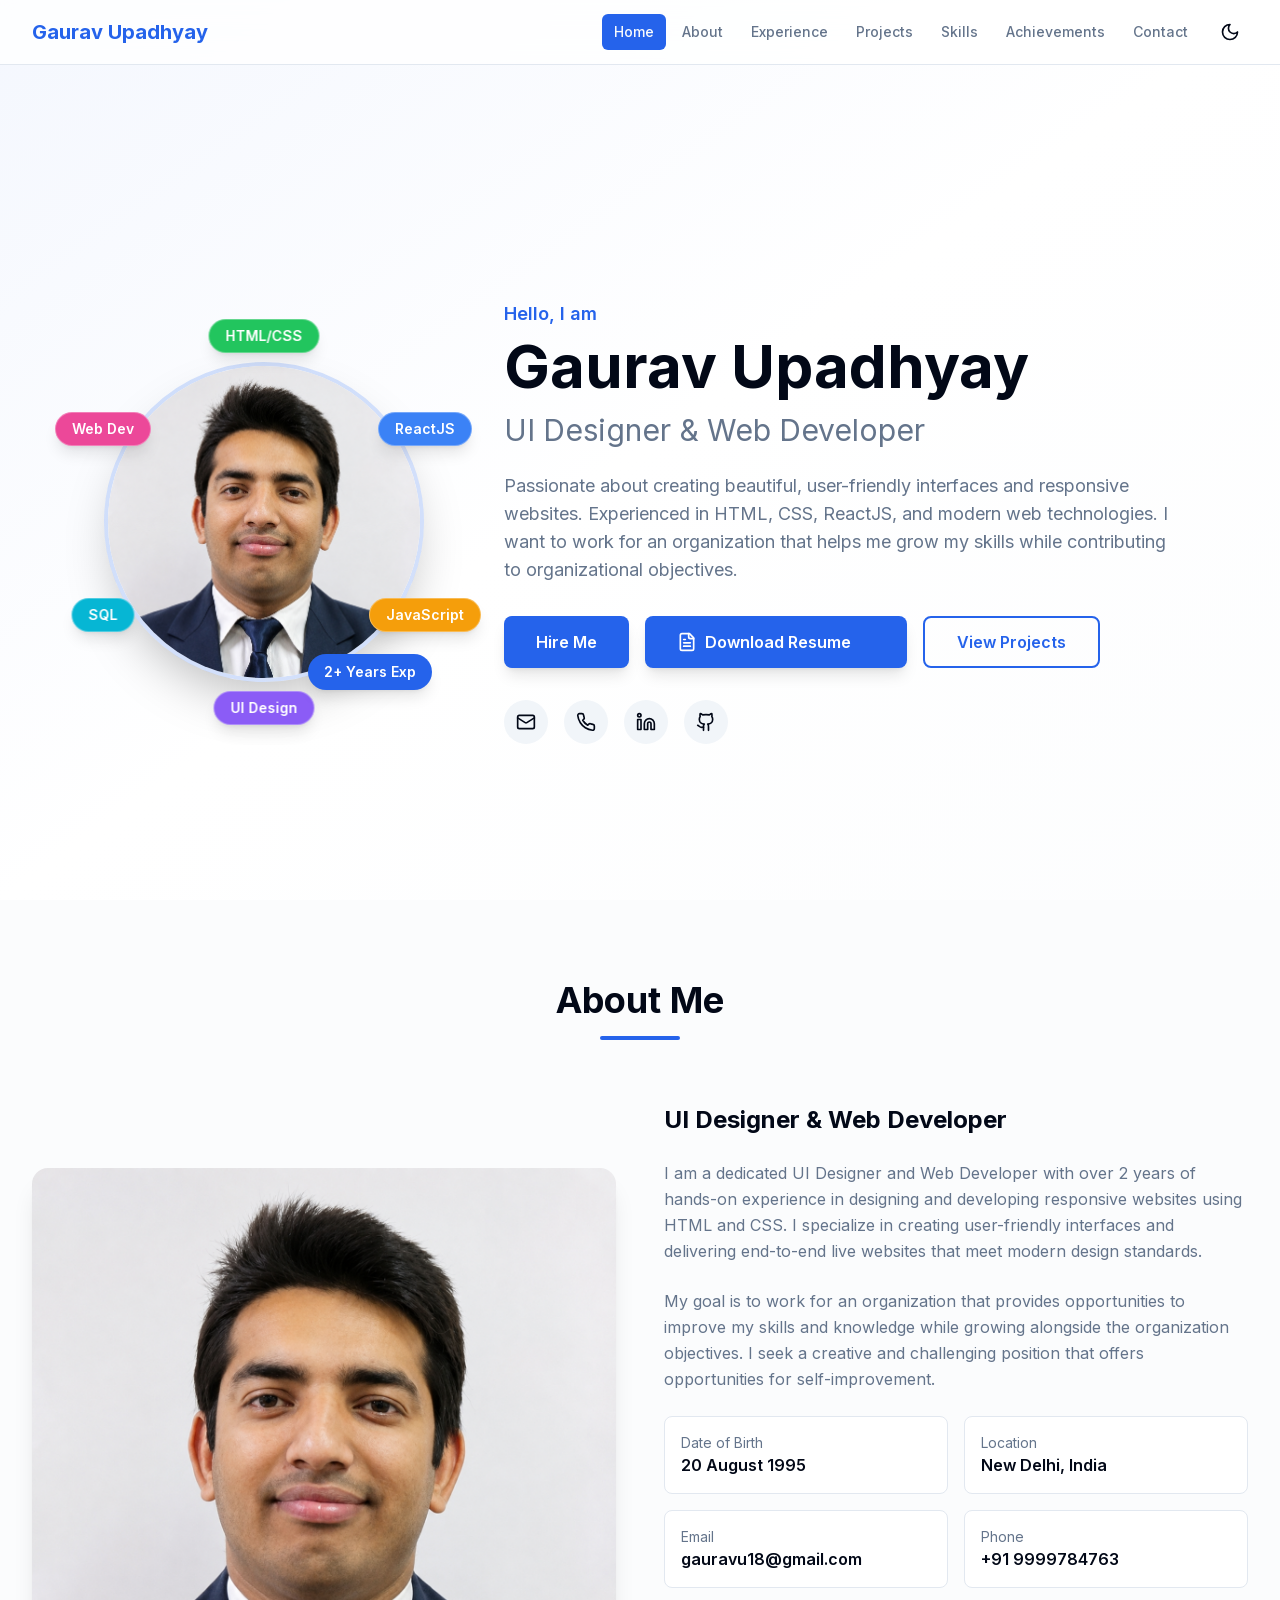
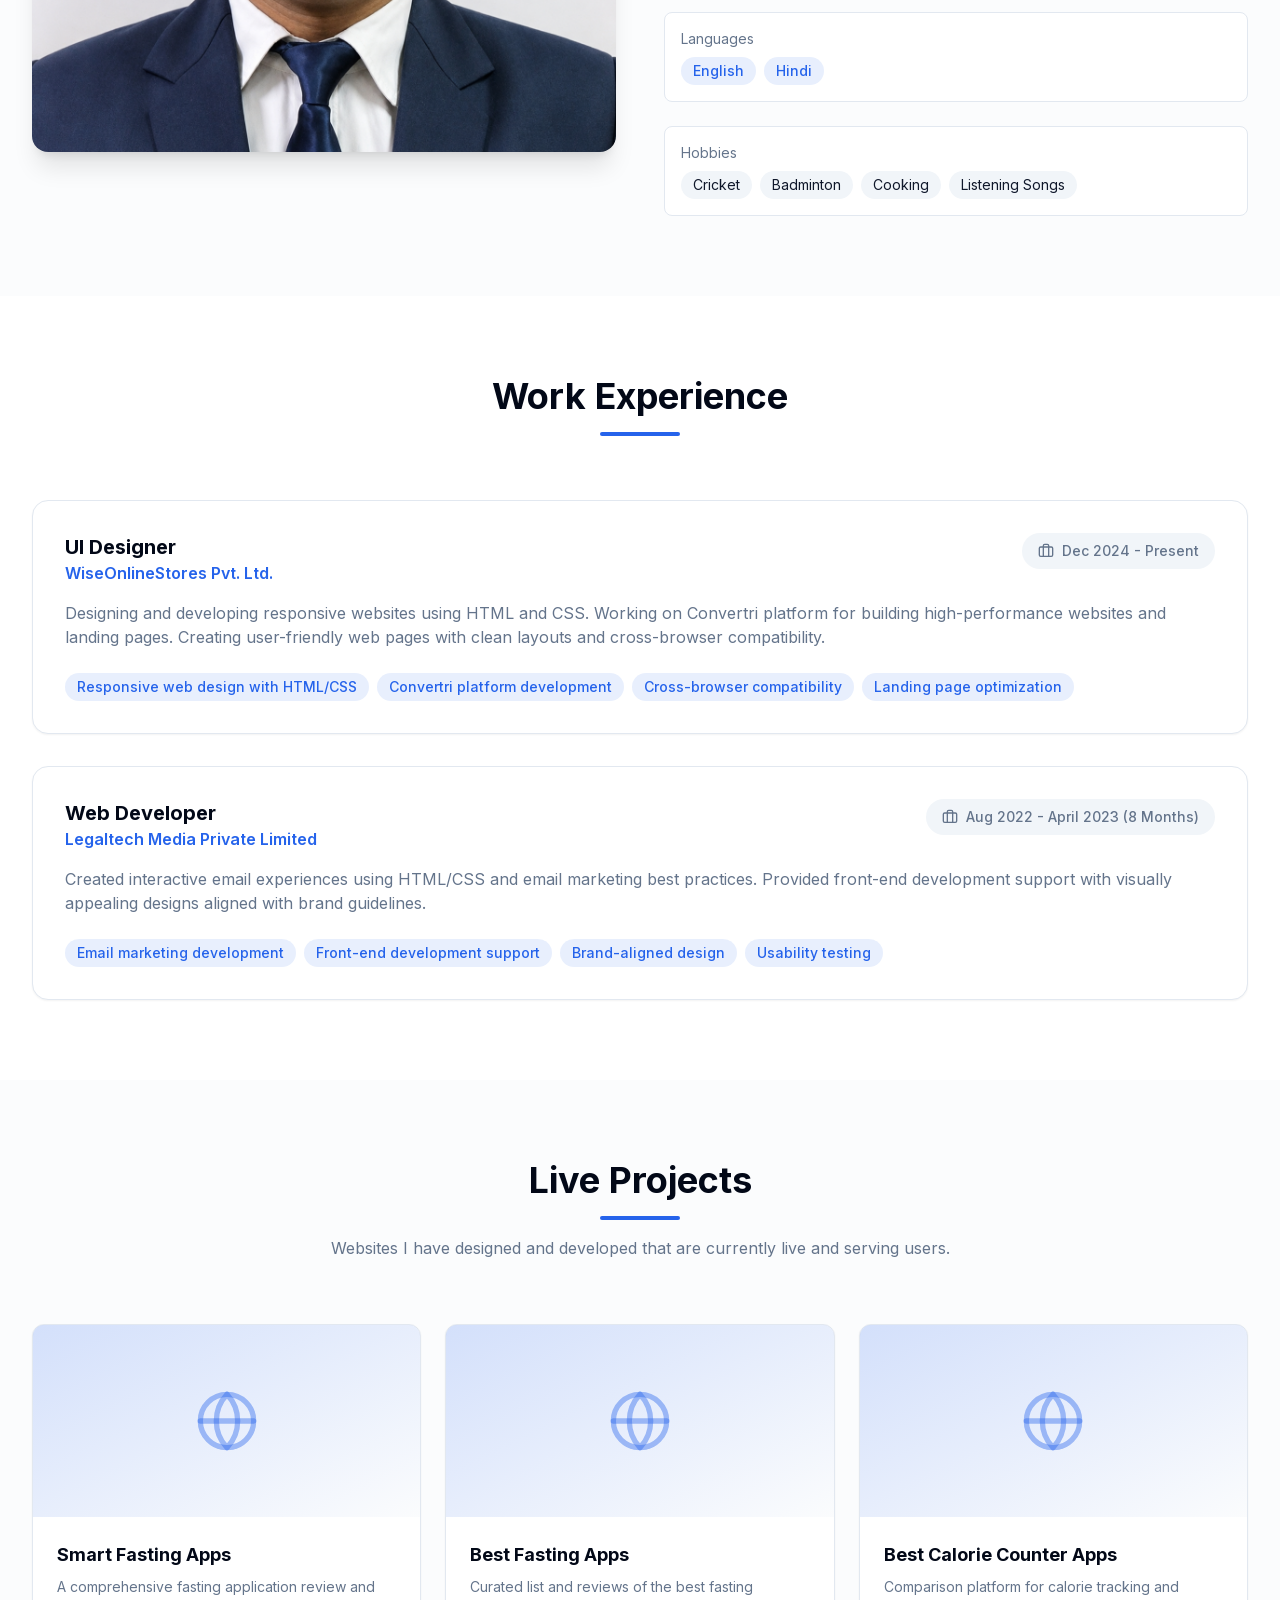
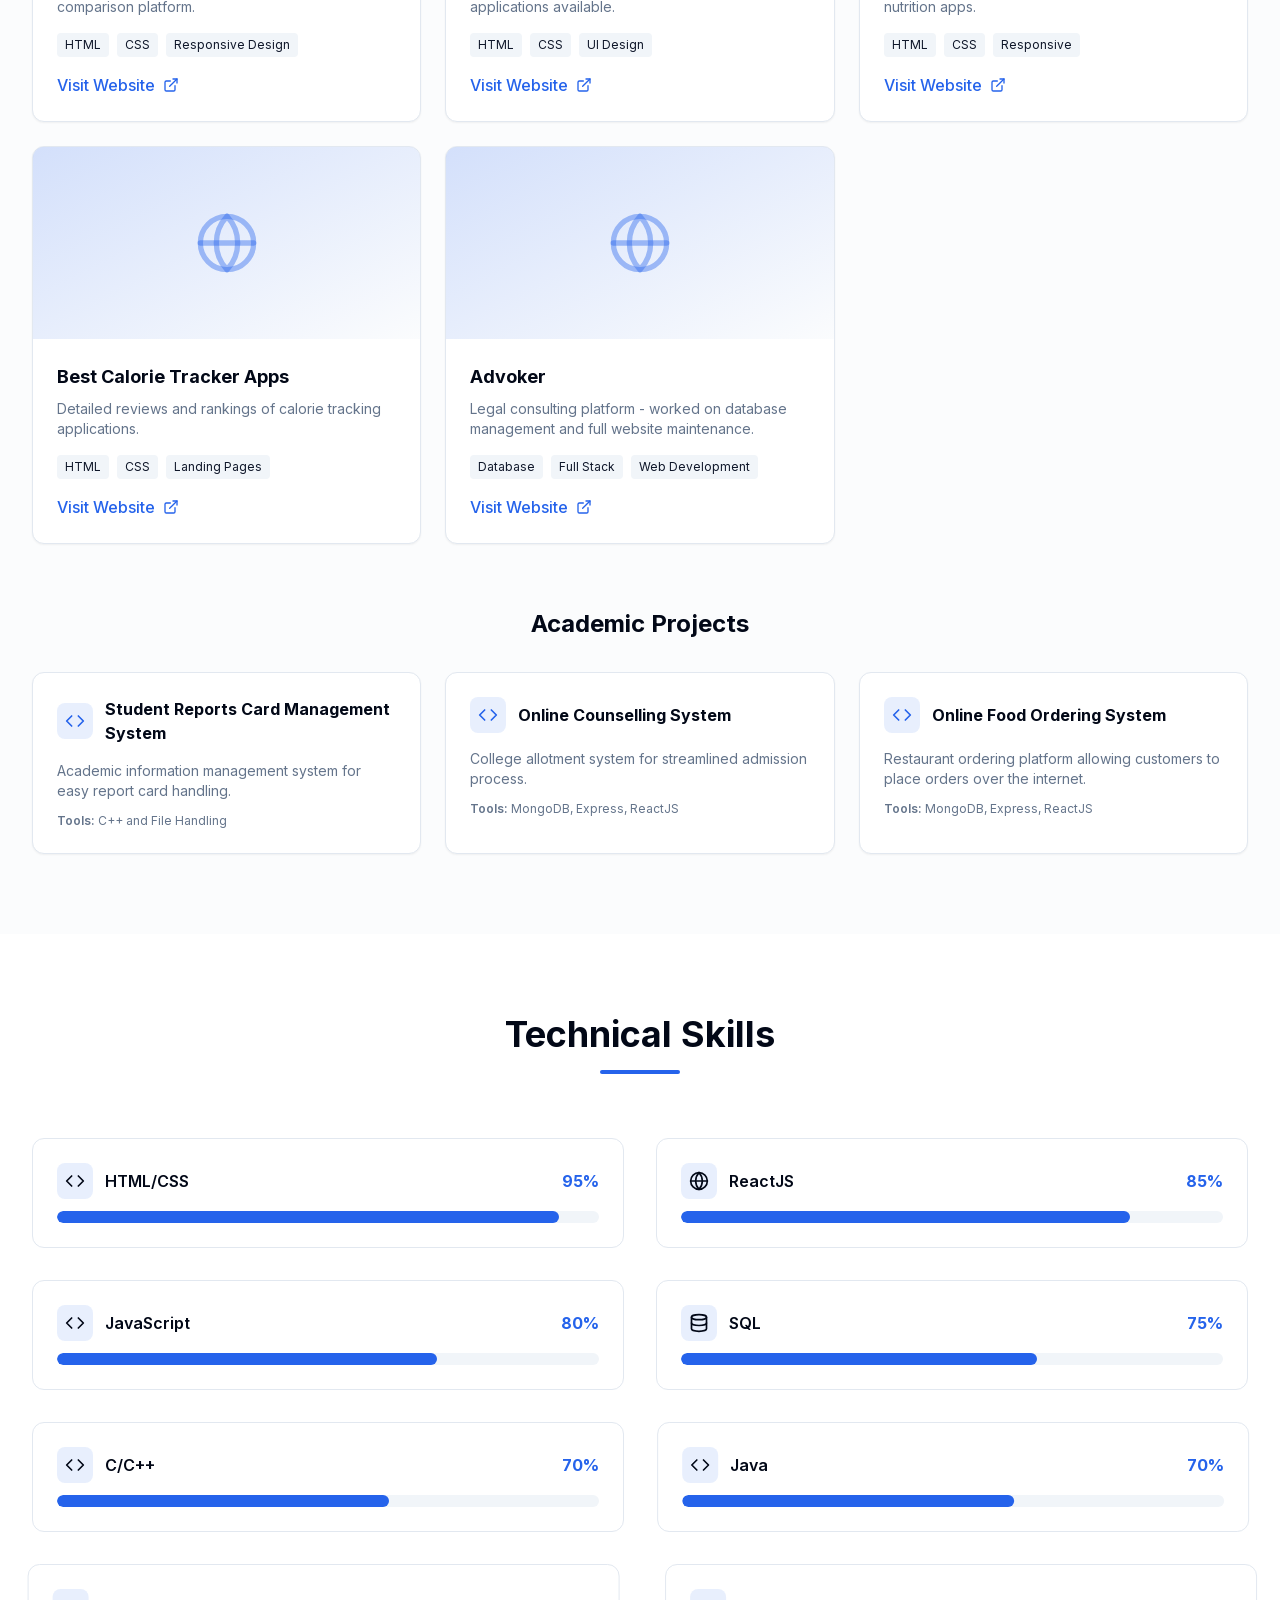
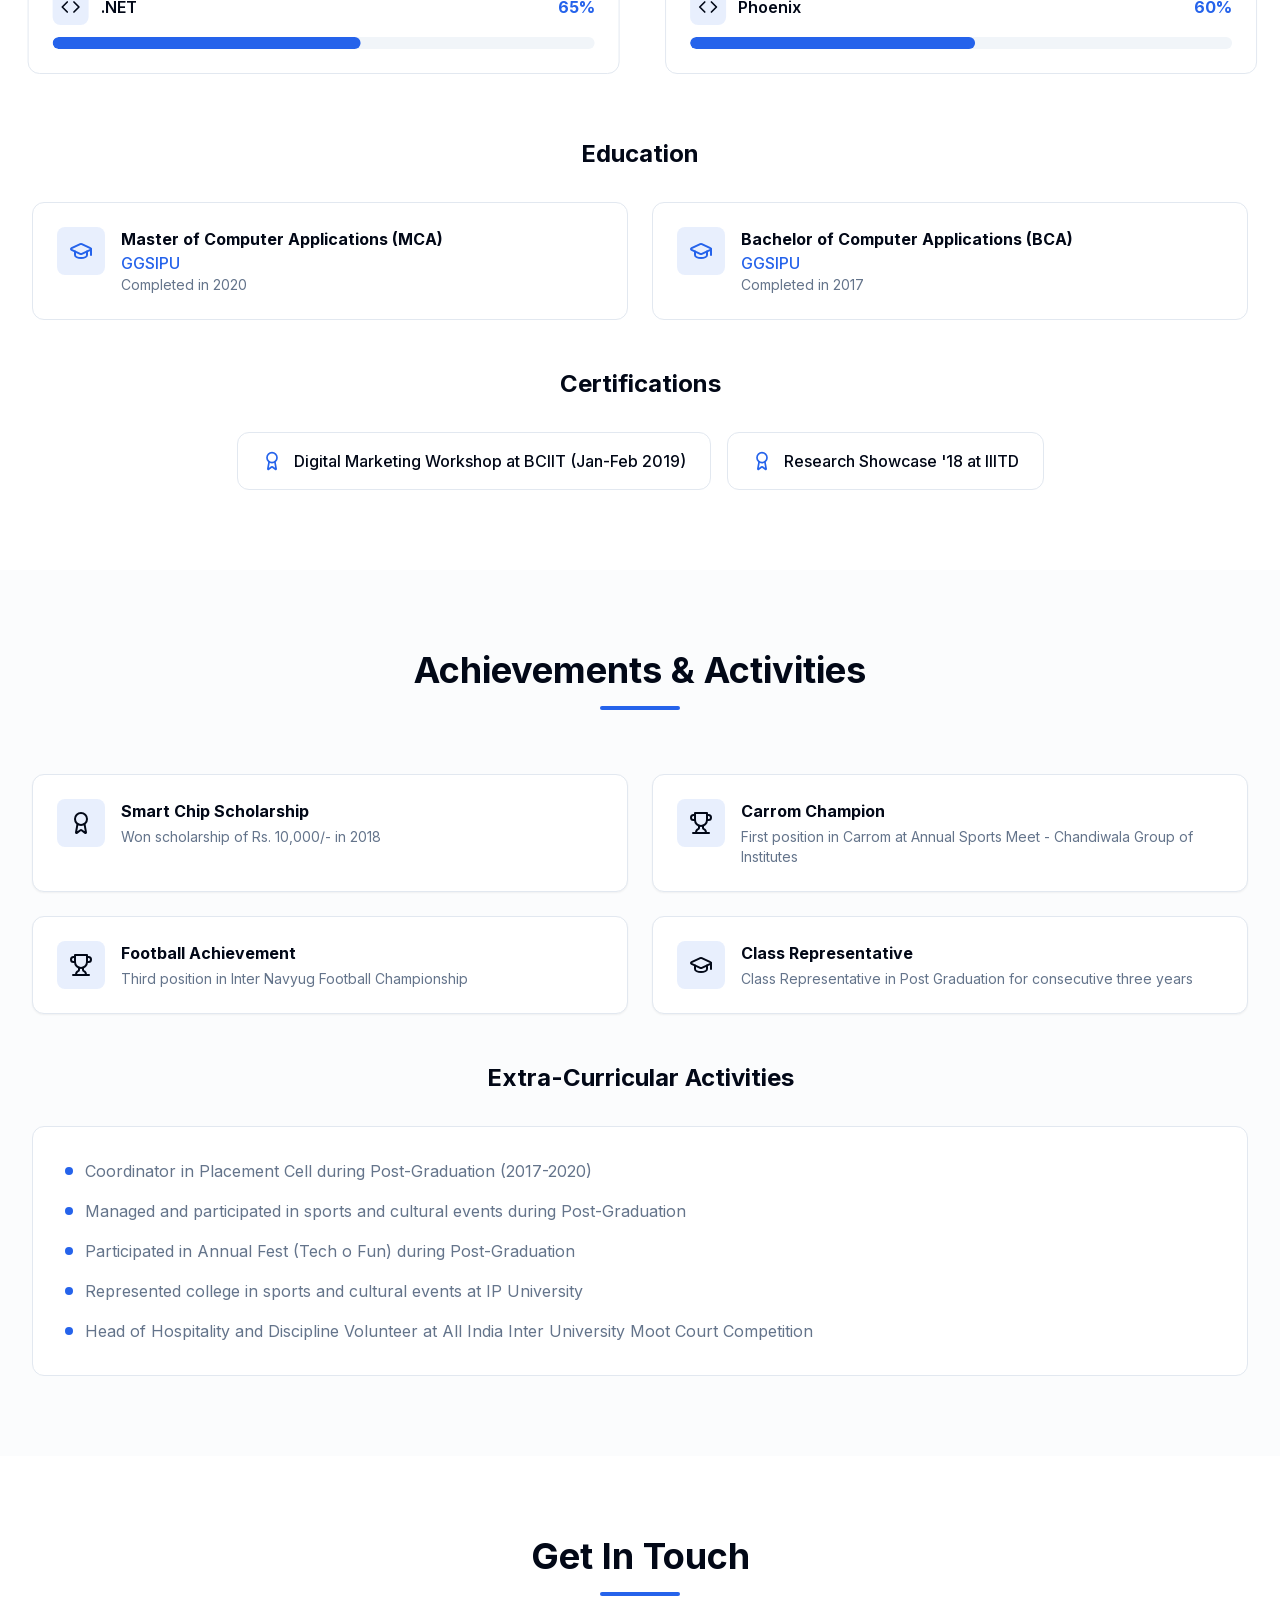
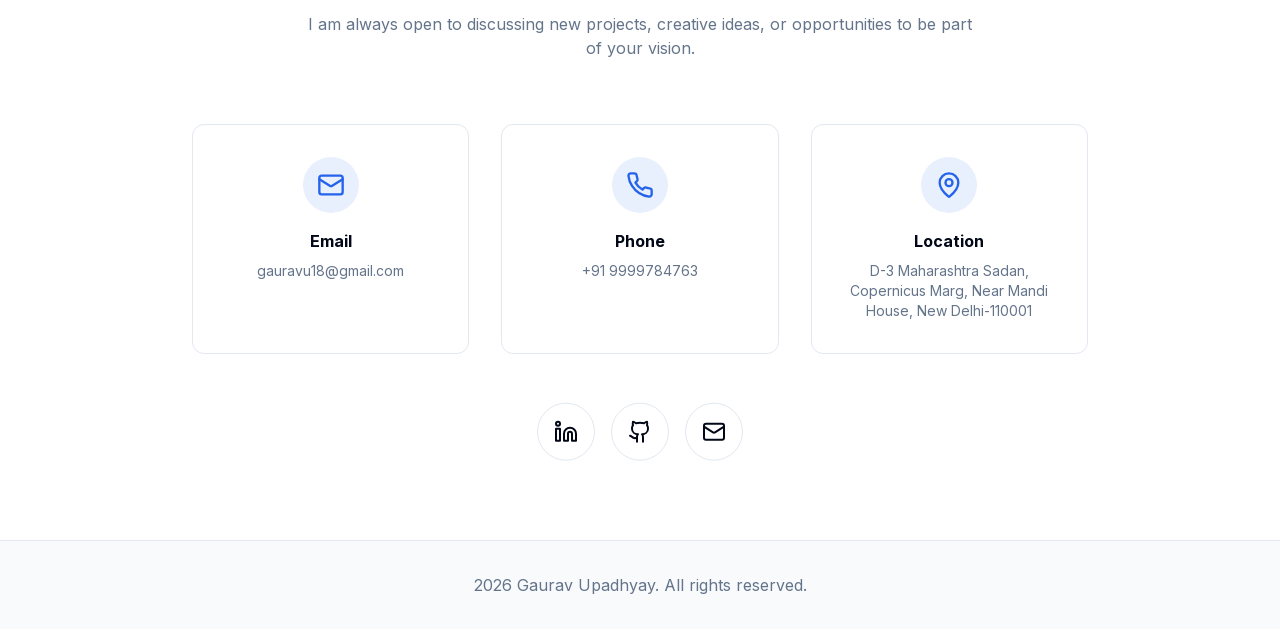
<file: index.html>
<!DOCTYPE html><html lang="en"><head><meta charSet="utf-8"/><meta name="viewport" content="width=device-width, initial-scale=1"/><link rel="preload" as="image" href="/profile.png"/><link rel="stylesheet" href="/_next/static/css/aa2ccbd6da912d69.css" data-precedence="next"/><link rel="preload" as="script" fetchPriority="low" href="/_next/static/chunks/webpack-6a93d4f4b6c836d1.js"/><script src="/_next/static/chunks/4bd1b696-26805bb0e48c55d3.js" async=""></script><script src="/_next/static/chunks/517-9ff6282ea870c8a2.js" async=""></script><script src="/_next/static/chunks/main-app-4cc97a7faca50d0d.js" async=""></script><script src="/_next/static/chunks/298-431db8fde9222008.js" async=""></script><script src="/_next/static/chunks/app/page-9ade660bb3e6d4ce.js" async=""></script><title>Gaurav Upadhyay | UI Designer &amp; Web Developer</title><meta name="description" content="Portfolio of Gaurav Upadhyay - UI Designer and Web Developer with 2+ years of experience in HTML, CSS, ReactJS, and responsive web design."/><link rel="icon" href="/profile.png" type="image/png"/><script src="/_next/static/chunks/polyfills-42372ed130431b0a.js" noModule=""></script></head><body class="__className_f367f3"><div class="min-h-screen transition-colors duration-300 "><div class="bg-background text-foreground"><nav class="fixed top-0 left-0 right-0 z-50 bg-background/80 backdrop-blur-md border-b border-border"><div class="max-w-7xl mx-auto px-4 sm:px-6 lg:px-8"><div class="flex items-center justify-between h-16"><div class="text-xl font-bold text-primary" style="opacity:0;transform:translateX(-20px)">Gaurav Upadhyay</div><div class="hidden md:flex items-center gap-1"><button class="px-3 py-2 rounded-md text-sm font-medium transition-colors bg-primary text-primary-foreground">Home</button><button class="px-3 py-2 rounded-md text-sm font-medium transition-colors text-muted-foreground hover:text-foreground hover:bg-muted">About</button><button class="px-3 py-2 rounded-md text-sm font-medium transition-colors text-muted-foreground hover:text-foreground hover:bg-muted">Experience</button><button class="px-3 py-2 rounded-md text-sm font-medium transition-colors text-muted-foreground hover:text-foreground hover:bg-muted">Projects</button><button class="px-3 py-2 rounded-md text-sm font-medium transition-colors text-muted-foreground hover:text-foreground hover:bg-muted">Skills</button><button class="px-3 py-2 rounded-md text-sm font-medium transition-colors text-muted-foreground hover:text-foreground hover:bg-muted">Achievements</button><button class="px-3 py-2 rounded-md text-sm font-medium transition-colors text-muted-foreground hover:text-foreground hover:bg-muted">Contact</button><button class="ml-2 p-2 rounded-md hover:bg-muted transition-colors"><svg xmlns="http://www.w3.org/2000/svg" width="24" height="24" viewBox="0 0 24 24" fill="none" stroke="currentColor" stroke-width="2" stroke-linecap="round" stroke-linejoin="round" class="lucide lucide-moon w-5 h-5"><path d="M12 3a6 6 0 0 0 9 9 9 9 0 1 1-9-9Z"></path></svg></button></div><div class="md:hidden flex items-center gap-2"><button class="p-2 rounded-md hover:bg-muted transition-colors"><svg xmlns="http://www.w3.org/2000/svg" width="24" height="24" viewBox="0 0 24 24" fill="none" stroke="currentColor" stroke-width="2" stroke-linecap="round" stroke-linejoin="round" class="lucide lucide-moon w-5 h-5"><path d="M12 3a6 6 0 0 0 9 9 9 9 0 1 1-9-9Z"></path></svg></button><button class="p-2 rounded-md hover:bg-muted transition-colors"><svg xmlns="http://www.w3.org/2000/svg" width="24" height="24" viewBox="0 0 24 24" fill="none" stroke="currentColor" stroke-width="2" stroke-linecap="round" stroke-linejoin="round" class="lucide lucide-menu w-6 h-6"><line x1="4" x2="20" y1="12" y2="12"></line><line x1="4" x2="20" y1="6" y2="6"></line><line x1="4" x2="20" y1="18" y2="18"></line></svg></button></div></div></div></nav><section id="home" class="min-h-screen flex items-center justify-center pt-16 relative overflow-hidden"><div class="absolute inset-0 bg-gradient-to-br from-primary/5 via-background to-secondary/20"></div><div class="max-w-7xl mx-auto px-4 sm:px-6 lg:px-8 relative z-10 mt-20"><div class="flex flex-col lg:flex-row items-center gap-12"><div class="flex-shrink-0" style="opacity:0;transform:translateY(40px)"><div class="jsx-ae72c76a90ae1177 relative flex items-center justify-center"><div class="jsx-ae72c76a90ae1177 relative"><div style="width:320px;height:320px" class="jsx-ae72c76a90ae1177 relative rounded-full overflow-hidden border-4 border-primary/20 shadow-2xl z-10"><img alt="Gaurav Upadhyay" width="320" height="320" decoding="async" data-nimg="1" class="w-full h-full object-cover" style="color:transparent" src="/profile.png"/></div><div class="absolute bg-primary text-white rounded-full font-semibold shadow-lg z-30 -bottom-2 -right-2 px-4 py-2 text-sm" style="transform:scale(0)">2+ Years Exp</div></div><div class="absolute whitespace-nowrap rounded-full shadow-lg backdrop-blur-sm border border-white/30 px-4 py-1.5 text-sm font-semibold" style="background-color:#22c55e;color:white;left:calc(50% + 1.1364722296087438e-14px);top:calc(50% + -185.6px);z-index:20;animation:floatY 5s ease-in-out 0s infinite;opacity:0;transform:translateX(-50%) translateY(-50%) scale(0)">HTML/CSS</div><div class="absolute whitespace-nowrap rounded-full shadow-lg backdrop-blur-sm border border-white/30 px-4 py-1.5 text-sm font-semibold" style="background-color:#3b82f6;color:white;left:calc(50% + 160.73431494239182px);top:calc(50% + -92.79999999999998px);z-index:20;animation:floatY 5.5s ease-in-out 0.8s infinite;opacity:0;transform:translateX(-50%) translateY(-50%) scale(0)">ReactJS</div><div class="absolute whitespace-nowrap rounded-full shadow-lg backdrop-blur-sm border border-white/30 px-4 py-1.5 text-sm font-semibold" style="background-color:#f59e0b;color:white;left:calc(50% + 160.73431494239182px);top:calc(50% + 92.79999999999998px);z-index:20;animation:floatY 6s ease-in-out 1.6s infinite;opacity:0;transform:translateX(-50%) translateY(-50%) scale(0)">JavaScript</div><div class="absolute whitespace-nowrap rounded-full shadow-lg backdrop-blur-sm border border-white/30 px-4 py-1.5 text-sm font-semibold" style="background-color:#8b5cf6;color:white;left:calc(50% + 1.1364722296087438e-14px);top:calc(50% + 185.6px);z-index:20;animation:floatY 6.5s ease-in-out 2.4000000000000004s infinite;opacity:0;transform:translateX(-50%) translateY(-50%) scale(0)">UI Design</div><div class="absolute whitespace-nowrap rounded-full shadow-lg backdrop-blur-sm border border-white/30 px-4 py-1.5 text-sm font-semibold" style="background-color:#06b6d4;color:white;left:calc(50% + -160.73431494239182px);top:calc(50% + 92.79999999999998px);z-index:20;animation:floatY 7s ease-in-out 3.2s infinite;opacity:0;transform:translateX(-50%) translateY(-50%) scale(0)">SQL</div><div class="absolute whitespace-nowrap rounded-full shadow-lg backdrop-blur-sm border border-white/30 px-4 py-1.5 text-sm font-semibold" style="background-color:#ec4899;color:white;left:calc(50% + -160.7343149423918px);top:calc(50% + -92.80000000000001px);z-index:20;animation:floatY 7.5s ease-in-out 4s infinite;opacity:0;transform:translateX(-50%) translateY(-50%) scale(0)">Web Dev</div></div></div><div class="text-center lg:text-left ml-8" style="opacity:0;transform:translateY(40px)"><p class="text-primary font-semibold text-lg mb-2" style="opacity:0">Hello, I am</p><h1 class="text-4xl md:text-6xl font-bold mb-4" style="opacity:0;transform:translateY(20px)">Gaurav Upadhyay</h1><h2 class="text-2xl md:text-3xl text-muted-foreground mb-6" style="opacity:0;transform:translateY(20px)">UI Designer &amp; Web Developer</h2><p class="text-lg text-muted-foreground max-w-2xl mb-8" style="opacity:0">Passionate about creating beautiful, user-friendly interfaces and responsive websites. Experienced in HTML, CSS, ReactJS, and modern web technologies. I want to work for an organization that helps me grow my skills while contributing to organizational objectives.</p><div class="flex flex-wrap gap-4 justify-center lg:justify-start " style="opacity:0;transform:translateY(20px)"><button class="px-8 py-3 bg-primary text-white rounded-lg font-semibold hover:bg-primary/90 transition-colors shadow-lg">Hire Me</button><button class="group relative inline-flex items-center gap-2 px-8 py-3 bg-primary text-white rounded-lg font-semibold hover:bg-primary/90 transition-all shadow-lg disabled:opacity-70"><svg xmlns="http://www.w3.org/2000/svg" width="24" height="24" viewBox="0 0 24 24" fill="none" stroke="currentColor" stroke-width="2" stroke-linecap="round" stroke-linejoin="round" class="lucide lucide-file-text w-5 h-5"><path d="M15 2H6a2 2 0 0 0-2 2v16a2 2 0 0 0 2 2h12a2 2 0 0 0 2-2V7Z"></path><path d="M14 2v4a2 2 0 0 0 2 2h4"></path><path d="M10 9H8"></path><path d="M16 13H8"></path><path d="M16 17H8"></path></svg><span>Download Resume</span><svg xmlns="http://www.w3.org/2000/svg" width="24" height="24" viewBox="0 0 24 24" fill="none" stroke="currentColor" stroke-width="2" stroke-linecap="round" stroke-linejoin="round" class="lucide lucide-download w-4 h-4 opacity-0 -translate-x-2 transition-all group-hover:opacity-100 group-hover:translate-x-0"><path d="M21 15v4a2 2 0 0 1-2 2H5a2 2 0 0 1-2-2v-4"></path><polyline points="7 10 12 15 17 10"></polyline><line x1="12" x2="12" y1="15" y2="3"></line></svg></button><button class="px-8 py-3 border-2 border-primary text-primary rounded-lg font-semibold hover:bg-primary hover:text-white transition-colors">View Projects</button></div><div class="flex gap-4 mt-8 justify-center lg:justify-start " style="opacity:0"><a href="mailto:gauravu18@gmail.com" class="p-3 rounded-full bg-muted hover:bg-primary hover:text-primary-foreground transition-colors"><svg xmlns="http://www.w3.org/2000/svg" width="24" height="24" viewBox="0 0 24 24" fill="none" stroke="currentColor" stroke-width="2" stroke-linecap="round" stroke-linejoin="round" class="lucide lucide-mail w-5 h-5"><rect width="20" height="16" x="2" y="4" rx="2"></rect><path d="m22 7-8.97 5.7a1.94 1.94 0 0 1-2.06 0L2 7"></path></svg></a><a href="tel:9999784763" class="p-3 rounded-full bg-muted hover:bg-primary hover:text-primary-foreground transition-colors"><svg xmlns="http://www.w3.org/2000/svg" width="24" height="24" viewBox="0 0 24 24" fill="none" stroke="currentColor" stroke-width="2" stroke-linecap="round" stroke-linejoin="round" class="lucide lucide-phone w-5 h-5"><path d="M22 16.92v3a2 2 0 0 1-2.18 2 19.79 19.79 0 0 1-8.63-3.07 19.5 19.5 0 0 1-6-6 19.79 19.79 0 0 1-3.07-8.67A2 2 0 0 1 4.11 2h3a2 2 0 0 1 2 1.72 12.84 12.84 0 0 0 .7 2.81 2 2 0 0 1-.45 2.11L8.09 9.91a16 16 0 0 0 6 6l1.27-1.27a2 2 0 0 1 2.11-.45 12.84 12.84 0 0 0 2.81.7A2 2 0 0 1 22 16.92z"></path></svg></a><a href="https://www.linkedin.com/in/gaurav-upadhyay-33350a19b" class="p-3 rounded-full bg-muted hover:bg-primary hover:text-primary-foreground transition-colors"><svg xmlns="http://www.w3.org/2000/svg" width="24" height="24" viewBox="0 0 24 24" fill="none" stroke="currentColor" stroke-width="2" stroke-linecap="round" stroke-linejoin="round" class="lucide lucide-linkedin w-5 h-5"><path d="M16 8a6 6 0 0 1 6 6v7h-4v-7a2 2 0 0 0-2-2 2 2 0 0 0-2 2v7h-4v-7a6 6 0 0 1 6-6z"></path><rect width="4" height="12" x="2" y="9"></rect><circle cx="4" cy="4" r="2"></circle></svg></a><a href="https://github.com/0720gaurav" class="p-3 rounded-full bg-muted hover:bg-primary hover:text-primary-foreground transition-colors"><svg xmlns="http://www.w3.org/2000/svg" width="24" height="24" viewBox="0 0 24 24" fill="none" stroke="currentColor" stroke-width="2" stroke-linecap="round" stroke-linejoin="round" class="lucide lucide-github w-5 h-5"><path d="M15 22v-4a4.8 4.8 0 0 0-1-3.5c3 0 6-2 6-5.5.08-1.25-.27-2.48-1-3.5.28-1.15.28-2.35 0-3.5 0 0-1 0-3 1.5-2.64-.5-5.36-.5-8 0C6 2 5 2 5 2c-.3 1.15-.3 2.35 0 3.5A5.403 5.403 0 0 0 4 9c0 3.5 3 5.5 6 5.5-.39.49-.68 1.05-.85 1.65-.17.6-.22 1.23-.15 1.85v4"></path><path d="M9 18c-4.51 2-5-2-7-2"></path></svg></a></div></div></div><div class="absolute bottom-8 left-1/2 -translate-x-1/2" style="opacity:0"><svg xmlns="http://www.w3.org/2000/svg" width="24" height="24" viewBox="0 0 24 24" fill="none" stroke="currentColor" stroke-width="2" stroke-linecap="round" stroke-linejoin="round" class="lucide lucide-chevron-down w-8 h-8 text-muted-foreground"><path d="m6 9 6 6 6-6"></path></svg></div></div></section><section id="about" class="py-20 bg-muted/30"><div class="max-w-7xl mx-auto px-4 sm:px-6 lg:px-8"><div class="text-center mb-16" style="opacity:0;transform:translateY(30px)"><h2 class="text-3xl md:text-4xl font-bold mb-4">About Me</h2><div class="w-20 h-1 bg-primary mx-auto rounded-full"></div></div><div class="grid md:grid-cols-2 gap-12 items-center"><div style="opacity:0;transform:translateX(-30px)"><div class="rounded-2xl overflow-hidden shadow-xl"><img alt="Gaurav Upadhyay" loading="lazy" width="500" height="500" decoding="async" data-nimg="1" class="w-full h-auto object-cover" style="color:transparent" src="/profile.png"/></div></div><div class="space-y-6" style="opacity:0;transform:translateX(30px)"><h3 class="text-2xl font-bold">UI Designer &amp; Web Developer</h3><p class="text-muted-foreground leading-relaxed">I am a dedicated UI Designer and Web Developer with over 2 years of hands-on experience in designing and developing responsive websites using HTML and CSS. I specialize in creating user-friendly interfaces and delivering end-to-end live websites that meet modern design standards.</p><p class="text-muted-foreground leading-relaxed">My goal is to work for an organization that provides opportunities to improve my skills and knowledge while growing alongside the organization objectives. I seek a creative and challenging position that offers opportunities for self-improvement.</p><div class="grid grid-cols-2 gap-4"><div class="bg-card p-4 rounded-lg border border-border"><p class="text-sm text-muted-foreground">Date of Birth</p><p class="font-semibold">20 August 1995</p></div><div class="bg-card p-4 rounded-lg border border-border"><p class="text-sm text-muted-foreground">Location</p><p class="font-semibold">New Delhi, India</p></div><div class="bg-card p-4 rounded-lg border border-border"><p class="text-sm text-muted-foreground">Email</p><p class="font-semibold break-all">gauravu18@gmail.com</p></div><div class="bg-card p-4 rounded-lg border border-border"><p class="text-sm text-muted-foreground">Phone</p><p class="font-semibold">+91 9999784763</p></div></div><div class="bg-card p-4 rounded-lg border border-border"><p class="text-sm text-muted-foreground mb-2">Languages</p><div class="flex gap-2"><span class="px-3 py-1 bg-primary/10 text-primary rounded-full text-sm font-medium">English</span><span class="px-3 py-1 bg-primary/10 text-primary rounded-full text-sm font-medium">Hindi</span></div></div><div class="bg-card p-4 rounded-lg border border-border"><p class="text-sm text-muted-foreground mb-2">Hobbies</p><div class="flex flex-wrap gap-2"><span class="px-3 py-1 bg-secondary text-secondary-foreground rounded-full text-sm">Cricket</span><span class="px-3 py-1 bg-secondary text-secondary-foreground rounded-full text-sm">Badminton</span><span class="px-3 py-1 bg-secondary text-secondary-foreground rounded-full text-sm">Cooking</span><span class="px-3 py-1 bg-secondary text-secondary-foreground rounded-full text-sm">Listening Songs</span></div></div></div></div></div></section><section id="experience" class="py-20"><div class="max-w-7xl mx-auto px-4 sm:px-6 lg:px-8"><div class="text-center mb-16" style="opacity:0;transform:translateY(30px)"><h2 class="text-3xl md:text-4xl font-bold mb-4">Work Experience</h2><div class="w-20 h-1 bg-primary mx-auto rounded-full"></div></div><div class="space-y-8"><div class="bg-card border border-border rounded-2xl p-8 shadow-sm hover:shadow-md transition-shadow" style="opacity:0;transform:translateY(30px)"><div class="flex flex-col md:flex-row md:items-start md:justify-between gap-4 mb-4"><div><h3 class="text-xl font-bold">UI Designer</h3><p class="text-primary font-semibold">WiseOnlineStores Pvt. Ltd.</p></div><div class="flex items-center gap-2 text-muted-foreground bg-muted px-4 py-2 rounded-full"><svg xmlns="http://www.w3.org/2000/svg" width="24" height="24" viewBox="0 0 24 24" fill="none" stroke="currentColor" stroke-width="2" stroke-linecap="round" stroke-linejoin="round" class="lucide lucide-briefcase w-4 h-4"><path d="M16 20V4a2 2 0 0 0-2-2h-4a2 2 0 0 0-2 2v16"></path><rect width="20" height="14" x="2" y="6" rx="2"></rect></svg><span class="text-sm font-medium">Dec 2024 - Present</span></div></div><p class="text-muted-foreground mb-6">Designing and developing responsive websites using HTML and CSS. Working on Convertri platform for building high-performance websites and landing pages. Creating user-friendly web pages with clean layouts and cross-browser compatibility.</p><div class="flex flex-wrap gap-2"><span class="px-3 py-1 bg-primary/10 text-primary rounded-full text-sm font-medium">Responsive web design with HTML/CSS</span><span class="px-3 py-1 bg-primary/10 text-primary rounded-full text-sm font-medium">Convertri platform development</span><span class="px-3 py-1 bg-primary/10 text-primary rounded-full text-sm font-medium">Cross-browser compatibility</span><span class="px-3 py-1 bg-primary/10 text-primary rounded-full text-sm font-medium">Landing page optimization</span></div></div><div class="bg-card border border-border rounded-2xl p-8 shadow-sm hover:shadow-md transition-shadow" style="opacity:0;transform:translateY(30px)"><div class="flex flex-col md:flex-row md:items-start md:justify-between gap-4 mb-4"><div><h3 class="text-xl font-bold">Web Developer</h3><p class="text-primary font-semibold">Legaltech Media Private Limited</p></div><div class="flex items-center gap-2 text-muted-foreground bg-muted px-4 py-2 rounded-full"><svg xmlns="http://www.w3.org/2000/svg" width="24" height="24" viewBox="0 0 24 24" fill="none" stroke="currentColor" stroke-width="2" stroke-linecap="round" stroke-linejoin="round" class="lucide lucide-briefcase w-4 h-4"><path d="M16 20V4a2 2 0 0 0-2-2h-4a2 2 0 0 0-2 2v16"></path><rect width="20" height="14" x="2" y="6" rx="2"></rect></svg><span class="text-sm font-medium">Aug 2022 - April 2023 (8 Months)</span></div></div><p class="text-muted-foreground mb-6">Created interactive email experiences using HTML/CSS and email marketing best practices. Provided front-end development support with visually appealing designs aligned with brand guidelines.</p><div class="flex flex-wrap gap-2"><span class="px-3 py-1 bg-primary/10 text-primary rounded-full text-sm font-medium">Email marketing development</span><span class="px-3 py-1 bg-primary/10 text-primary rounded-full text-sm font-medium">Front-end development support</span><span class="px-3 py-1 bg-primary/10 text-primary rounded-full text-sm font-medium">Brand-aligned design</span><span class="px-3 py-1 bg-primary/10 text-primary rounded-full text-sm font-medium">Usability testing</span></div></div></div></div></section><section id="projects" class="py-20 bg-muted/30"><div class="max-w-7xl mx-auto px-4 sm:px-6 lg:px-8"><div class="text-center mb-16" style="opacity:0;transform:translateY(30px)"><h2 class="text-3xl md:text-4xl font-bold mb-4">Live Projects</h2><div class="w-20 h-1 bg-primary mx-auto rounded-full"></div><p class="text-muted-foreground mt-4 max-w-2xl mx-auto">Websites I have designed and developed that are currently live and serving users.</p></div><div class="grid md:grid-cols-2 lg:grid-cols-3 gap-6"><div class="bg-card border border-border rounded-xl overflow-hidden shadow-sm hover:shadow-lg transition-all hover:-translate-y-1" style="opacity:0;transform:translateY(30px)"><div class="h-48 bg-gradient-to-br from-primary/20 to-secondary/30 flex items-center justify-center"><svg xmlns="http://www.w3.org/2000/svg" width="24" height="24" viewBox="0 0 24 24" fill="none" stroke="currentColor" stroke-width="2" stroke-linecap="round" stroke-linejoin="round" class="lucide lucide-globe w-16 h-16 text-primary/40"><circle cx="12" cy="12" r="10"></circle><path d="M12 2a14.5 14.5 0 0 0 0 20 14.5 14.5 0 0 0 0-20"></path><path d="M2 12h20"></path></svg></div><div class="p-6"><h3 class="text-lg font-bold mb-2">Smart Fasting Apps</h3><p class="text-muted-foreground text-sm mb-4">A comprehensive fasting application review and comparison platform.</p><div class="flex flex-wrap gap-2 mb-4"><span class="px-2 py-1 bg-secondary text-secondary-foreground rounded text-xs">HTML</span><span class="px-2 py-1 bg-secondary text-secondary-foreground rounded text-xs">CSS</span><span class="px-2 py-1 bg-secondary text-secondary-foreground rounded text-xs">Responsive Design</span></div><a href="https://smartfastingapps.com" target="_blank" rel="noopener noreferrer" class="inline-flex items-center gap-2 text-primary font-medium hover:underline">Visit Website <svg xmlns="http://www.w3.org/2000/svg" width="24" height="24" viewBox="0 0 24 24" fill="none" stroke="currentColor" stroke-width="2" stroke-linecap="round" stroke-linejoin="round" class="lucide lucide-external-link w-4 h-4"><path d="M15 3h6v6"></path><path d="M10 14 21 3"></path><path d="M18 13v6a2 2 0 0 1-2 2H5a2 2 0 0 1-2-2V8a2 2 0 0 1 2-2h6"></path></svg></a></div></div><div class="bg-card border border-border rounded-xl overflow-hidden shadow-sm hover:shadow-lg transition-all hover:-translate-y-1" style="opacity:0;transform:translateY(30px)"><div class="h-48 bg-gradient-to-br from-primary/20 to-secondary/30 flex items-center justify-center"><svg xmlns="http://www.w3.org/2000/svg" width="24" height="24" viewBox="0 0 24 24" fill="none" stroke="currentColor" stroke-width="2" stroke-linecap="round" stroke-linejoin="round" class="lucide lucide-globe w-16 h-16 text-primary/40"><circle cx="12" cy="12" r="10"></circle><path d="M12 2a14.5 14.5 0 0 0 0 20 14.5 14.5 0 0 0 0-20"></path><path d="M2 12h20"></path></svg></div><div class="p-6"><h3 class="text-lg font-bold mb-2">Best Fasting Apps</h3><p class="text-muted-foreground text-sm mb-4">Curated list and reviews of the best fasting applications available.</p><div class="flex flex-wrap gap-2 mb-4"><span class="px-2 py-1 bg-secondary text-secondary-foreground rounded text-xs">HTML</span><span class="px-2 py-1 bg-secondary text-secondary-foreground rounded text-xs">CSS</span><span class="px-2 py-1 bg-secondary text-secondary-foreground rounded text-xs">UI Design</span></div><a href="https://bestfastingapps.com" target="_blank" rel="noopener noreferrer" class="inline-flex items-center gap-2 text-primary font-medium hover:underline">Visit Website <svg xmlns="http://www.w3.org/2000/svg" width="24" height="24" viewBox="0 0 24 24" fill="none" stroke="currentColor" stroke-width="2" stroke-linecap="round" stroke-linejoin="round" class="lucide lucide-external-link w-4 h-4"><path d="M15 3h6v6"></path><path d="M10 14 21 3"></path><path d="M18 13v6a2 2 0 0 1-2 2H5a2 2 0 0 1-2-2V8a2 2 0 0 1 2-2h6"></path></svg></a></div></div><div class="bg-card border border-border rounded-xl overflow-hidden shadow-sm hover:shadow-lg transition-all hover:-translate-y-1" style="opacity:0;transform:translateY(30px)"><div class="h-48 bg-gradient-to-br from-primary/20 to-secondary/30 flex items-center justify-center"><svg xmlns="http://www.w3.org/2000/svg" width="24" height="24" viewBox="0 0 24 24" fill="none" stroke="currentColor" stroke-width="2" stroke-linecap="round" stroke-linejoin="round" class="lucide lucide-globe w-16 h-16 text-primary/40"><circle cx="12" cy="12" r="10"></circle><path d="M12 2a14.5 14.5 0 0 0 0 20 14.5 14.5 0 0 0 0-20"></path><path d="M2 12h20"></path></svg></div><div class="p-6"><h3 class="text-lg font-bold mb-2">Best Calorie Counter Apps</h3><p class="text-muted-foreground text-sm mb-4">Comparison platform for calorie tracking and nutrition apps.</p><div class="flex flex-wrap gap-2 mb-4"><span class="px-2 py-1 bg-secondary text-secondary-foreground rounded text-xs">HTML</span><span class="px-2 py-1 bg-secondary text-secondary-foreground rounded text-xs">CSS</span><span class="px-2 py-1 bg-secondary text-secondary-foreground rounded text-xs">Responsive</span></div><a href="https://bestcaloriecounterapps.com" target="_blank" rel="noopener noreferrer" class="inline-flex items-center gap-2 text-primary font-medium hover:underline">Visit Website <svg xmlns="http://www.w3.org/2000/svg" width="24" height="24" viewBox="0 0 24 24" fill="none" stroke="currentColor" stroke-width="2" stroke-linecap="round" stroke-linejoin="round" class="lucide lucide-external-link w-4 h-4"><path d="M15 3h6v6"></path><path d="M10 14 21 3"></path><path d="M18 13v6a2 2 0 0 1-2 2H5a2 2 0 0 1-2-2V8a2 2 0 0 1 2-2h6"></path></svg></a></div></div><div class="bg-card border border-border rounded-xl overflow-hidden shadow-sm hover:shadow-lg transition-all hover:-translate-y-1" style="opacity:0;transform:translateY(30px)"><div class="h-48 bg-gradient-to-br from-primary/20 to-secondary/30 flex items-center justify-center"><svg xmlns="http://www.w3.org/2000/svg" width="24" height="24" viewBox="0 0 24 24" fill="none" stroke="currentColor" stroke-width="2" stroke-linecap="round" stroke-linejoin="round" class="lucide lucide-globe w-16 h-16 text-primary/40"><circle cx="12" cy="12" r="10"></circle><path d="M12 2a14.5 14.5 0 0 0 0 20 14.5 14.5 0 0 0 0-20"></path><path d="M2 12h20"></path></svg></div><div class="p-6"><h3 class="text-lg font-bold mb-2">Best Calorie Tracker Apps</h3><p class="text-muted-foreground text-sm mb-4">Detailed reviews and rankings of calorie tracking applications.</p><div class="flex flex-wrap gap-2 mb-4"><span class="px-2 py-1 bg-secondary text-secondary-foreground rounded text-xs">HTML</span><span class="px-2 py-1 bg-secondary text-secondary-foreground rounded text-xs">CSS</span><span class="px-2 py-1 bg-secondary text-secondary-foreground rounded text-xs">Landing Pages</span></div><a href="https://bestcalorietrackerapps.com" target="_blank" rel="noopener noreferrer" class="inline-flex items-center gap-2 text-primary font-medium hover:underline">Visit Website <svg xmlns="http://www.w3.org/2000/svg" width="24" height="24" viewBox="0 0 24 24" fill="none" stroke="currentColor" stroke-width="2" stroke-linecap="round" stroke-linejoin="round" class="lucide lucide-external-link w-4 h-4"><path d="M15 3h6v6"></path><path d="M10 14 21 3"></path><path d="M18 13v6a2 2 0 0 1-2 2H5a2 2 0 0 1-2-2V8a2 2 0 0 1 2-2h6"></path></svg></a></div></div><div class="bg-card border border-border rounded-xl overflow-hidden shadow-sm hover:shadow-lg transition-all hover:-translate-y-1" style="opacity:0;transform:translateY(30px)"><div class="h-48 bg-gradient-to-br from-primary/20 to-secondary/30 flex items-center justify-center"><svg xmlns="http://www.w3.org/2000/svg" width="24" height="24" viewBox="0 0 24 24" fill="none" stroke="currentColor" stroke-width="2" stroke-linecap="round" stroke-linejoin="round" class="lucide lucide-globe w-16 h-16 text-primary/40"><circle cx="12" cy="12" r="10"></circle><path d="M12 2a14.5 14.5 0 0 0 0 20 14.5 14.5 0 0 0 0-20"></path><path d="M2 12h20"></path></svg></div><div class="p-6"><h3 class="text-lg font-bold mb-2">Advoker</h3><p class="text-muted-foreground text-sm mb-4">Legal consulting platform - worked on database management and full website maintenance.</p><div class="flex flex-wrap gap-2 mb-4"><span class="px-2 py-1 bg-secondary text-secondary-foreground rounded text-xs">Database</span><span class="px-2 py-1 bg-secondary text-secondary-foreground rounded text-xs">Full Stack</span><span class="px-2 py-1 bg-secondary text-secondary-foreground rounded text-xs">Web Development</span></div><a href="https://www.advoker.com" target="_blank" rel="noopener noreferrer" class="inline-flex items-center gap-2 text-primary font-medium hover:underline">Visit Website <svg xmlns="http://www.w3.org/2000/svg" width="24" height="24" viewBox="0 0 24 24" fill="none" stroke="currentColor" stroke-width="2" stroke-linecap="round" stroke-linejoin="round" class="lucide lucide-external-link w-4 h-4"><path d="M15 3h6v6"></path><path d="M10 14 21 3"></path><path d="M18 13v6a2 2 0 0 1-2 2H5a2 2 0 0 1-2-2V8a2 2 0 0 1 2-2h6"></path></svg></a></div></div></div><div class="mt-16" style="opacity:0;transform:translateY(30px)"><h3 class="text-2xl font-bold text-center mb-8">Academic Projects</h3><div class="grid md:grid-cols-3 gap-6"><div class="bg-card border border-border rounded-xl p-6 shadow-sm" style="opacity:0;transform:translateY(20px)"><div class="flex items-center gap-3 mb-4"><div class="p-2 bg-primary/10 rounded-lg"><svg xmlns="http://www.w3.org/2000/svg" width="24" height="24" viewBox="0 0 24 24" fill="none" stroke="currentColor" stroke-width="2" stroke-linecap="round" stroke-linejoin="round" class="lucide lucide-code w-5 h-5 text-primary"><polyline points="16 18 22 12 16 6"></polyline><polyline points="8 6 2 12 8 18"></polyline></svg></div><h4 class="font-bold">Student Reports Card Management System</h4></div><p class="text-muted-foreground text-sm mb-3">Academic information management system for easy report card handling.</p><p class="text-xs text-muted-foreground"><span class="font-semibold">Tools:</span> <!-- -->C++ and File Handling</p></div><div class="bg-card border border-border rounded-xl p-6 shadow-sm" style="opacity:0;transform:translateY(20px)"><div class="flex items-center gap-3 mb-4"><div class="p-2 bg-primary/10 rounded-lg"><svg xmlns="http://www.w3.org/2000/svg" width="24" height="24" viewBox="0 0 24 24" fill="none" stroke="currentColor" stroke-width="2" stroke-linecap="round" stroke-linejoin="round" class="lucide lucide-code w-5 h-5 text-primary"><polyline points="16 18 22 12 16 6"></polyline><polyline points="8 6 2 12 8 18"></polyline></svg></div><h4 class="font-bold">Online Counselling System</h4></div><p class="text-muted-foreground text-sm mb-3">College allotment system for streamlined admission process.</p><p class="text-xs text-muted-foreground"><span class="font-semibold">Tools:</span> <!-- -->MongoDB, Express, ReactJS</p></div><div class="bg-card border border-border rounded-xl p-6 shadow-sm" style="opacity:0;transform:translateY(20px)"><div class="flex items-center gap-3 mb-4"><div class="p-2 bg-primary/10 rounded-lg"><svg xmlns="http://www.w3.org/2000/svg" width="24" height="24" viewBox="0 0 24 24" fill="none" stroke="currentColor" stroke-width="2" stroke-linecap="round" stroke-linejoin="round" class="lucide lucide-code w-5 h-5 text-primary"><polyline points="16 18 22 12 16 6"></polyline><polyline points="8 6 2 12 8 18"></polyline></svg></div><h4 class="font-bold">Online Food Ordering System</h4></div><p class="text-muted-foreground text-sm mb-3">Restaurant ordering platform allowing customers to place orders over the internet.</p><p class="text-xs text-muted-foreground"><span class="font-semibold">Tools:</span> <!-- -->MongoDB, Express, ReactJS</p></div></div></div></div></section><section id="skills" class="py-20"><div class="max-w-7xl mx-auto px-4 sm:px-6 lg:px-8"><div class="text-center mb-16" style="opacity:0;transform:translateY(30px)"><h2 class="text-3xl md:text-4xl font-bold mb-4">Technical Skills</h2><div class="w-20 h-1 bg-primary mx-auto rounded-full"></div></div><div class="grid md:grid-cols-2 gap-8"><div class="bg-card border border-border rounded-xl p-6" style="opacity:0;transform:translateX(-30px)"><div class="flex items-center justify-between mb-3"><div class="flex items-center gap-3"><div class="p-2 bg-primary/10 rounded-lg"><svg xmlns="http://www.w3.org/2000/svg" width="24" height="24" viewBox="0 0 24 24" fill="none" stroke="currentColor" stroke-width="2" stroke-linecap="round" stroke-linejoin="round" class="lucide lucide-code w-5 h-5"><polyline points="16 18 22 12 16 6"></polyline><polyline points="8 6 2 12 8 18"></polyline></svg></div><span class="font-semibold">HTML/CSS</span></div><span class="text-primary font-bold">95<!-- -->%</span></div><div class="w-full h-3 bg-muted rounded-full overflow-hidden"><div class="h-full bg-primary rounded-full" style="width:0px"></div></div></div><div class="bg-card border border-border rounded-xl p-6" style="opacity:0;transform:translateX(30px)"><div class="flex items-center justify-between mb-3"><div class="flex items-center gap-3"><div class="p-2 bg-primary/10 rounded-lg"><svg xmlns="http://www.w3.org/2000/svg" width="24" height="24" viewBox="0 0 24 24" fill="none" stroke="currentColor" stroke-width="2" stroke-linecap="round" stroke-linejoin="round" class="lucide lucide-globe w-5 h-5"><circle cx="12" cy="12" r="10"></circle><path d="M12 2a14.5 14.5 0 0 0 0 20 14.5 14.5 0 0 0 0-20"></path><path d="M2 12h20"></path></svg></div><span class="font-semibold">ReactJS</span></div><span class="text-primary font-bold">85<!-- -->%</span></div><div class="w-full h-3 bg-muted rounded-full overflow-hidden"><div class="h-full bg-primary rounded-full" style="width:0px"></div></div></div><div class="bg-card border border-border rounded-xl p-6" style="opacity:0;transform:translateX(-30px)"><div class="flex items-center justify-between mb-3"><div class="flex items-center gap-3"><div class="p-2 bg-primary/10 rounded-lg"><svg xmlns="http://www.w3.org/2000/svg" width="24" height="24" viewBox="0 0 24 24" fill="none" stroke="currentColor" stroke-width="2" stroke-linecap="round" stroke-linejoin="round" class="lucide lucide-code w-5 h-5"><polyline points="16 18 22 12 16 6"></polyline><polyline points="8 6 2 12 8 18"></polyline></svg></div><span class="font-semibold">JavaScript</span></div><span class="text-primary font-bold">80<!-- -->%</span></div><div class="w-full h-3 bg-muted rounded-full overflow-hidden"><div class="h-full bg-primary rounded-full" style="width:0px"></div></div></div><div class="bg-card border border-border rounded-xl p-6" style="opacity:0;transform:translateX(30px)"><div class="flex items-center justify-between mb-3"><div class="flex items-center gap-3"><div class="p-2 bg-primary/10 rounded-lg"><svg xmlns="http://www.w3.org/2000/svg" width="24" height="24" viewBox="0 0 24 24" fill="none" stroke="currentColor" stroke-width="2" stroke-linecap="round" stroke-linejoin="round" class="lucide lucide-database w-5 h-5"><ellipse cx="12" cy="5" rx="9" ry="3"></ellipse><path d="M3 5V19A9 3 0 0 0 21 19V5"></path><path d="M3 12A9 3 0 0 0 21 12"></path></svg></div><span class="font-semibold">SQL</span></div><span class="text-primary font-bold">75<!-- -->%</span></div><div class="w-full h-3 bg-muted rounded-full overflow-hidden"><div class="h-full bg-primary rounded-full" style="width:0px"></div></div></div><div class="bg-card border border-border rounded-xl p-6" style="opacity:0;transform:translateX(-30px)"><div class="flex items-center justify-between mb-3"><div class="flex items-center gap-3"><div class="p-2 bg-primary/10 rounded-lg"><svg xmlns="http://www.w3.org/2000/svg" width="24" height="24" viewBox="0 0 24 24" fill="none" stroke="currentColor" stroke-width="2" stroke-linecap="round" stroke-linejoin="round" class="lucide lucide-code w-5 h-5"><polyline points="16 18 22 12 16 6"></polyline><polyline points="8 6 2 12 8 18"></polyline></svg></div><span class="font-semibold">C/C++</span></div><span class="text-primary font-bold">70<!-- -->%</span></div><div class="w-full h-3 bg-muted rounded-full overflow-hidden"><div class="h-full bg-primary rounded-full" style="width:0px"></div></div></div><div class="bg-card border border-border rounded-xl p-6" style="opacity:0;transform:translateX(30px)"><div class="flex items-center justify-between mb-3"><div class="flex items-center gap-3"><div class="p-2 bg-primary/10 rounded-lg"><svg xmlns="http://www.w3.org/2000/svg" width="24" height="24" viewBox="0 0 24 24" fill="none" stroke="currentColor" stroke-width="2" stroke-linecap="round" stroke-linejoin="round" class="lucide lucide-code w-5 h-5"><polyline points="16 18 22 12 16 6"></polyline><polyline points="8 6 2 12 8 18"></polyline></svg></div><span class="font-semibold">Java</span></div><span class="text-primary font-bold">70<!-- -->%</span></div><div class="w-full h-3 bg-muted rounded-full overflow-hidden"><div class="h-full bg-primary rounded-full" style="width:0px"></div></div></div><div class="bg-card border border-border rounded-xl p-6" style="opacity:0;transform:translateX(-30px)"><div class="flex items-center justify-between mb-3"><div class="flex items-center gap-3"><div class="p-2 bg-primary/10 rounded-lg"><svg xmlns="http://www.w3.org/2000/svg" width="24" height="24" viewBox="0 0 24 24" fill="none" stroke="currentColor" stroke-width="2" stroke-linecap="round" stroke-linejoin="round" class="lucide lucide-code w-5 h-5"><polyline points="16 18 22 12 16 6"></polyline><polyline points="8 6 2 12 8 18"></polyline></svg></div><span class="font-semibold">.NET</span></div><span class="text-primary font-bold">65<!-- -->%</span></div><div class="w-full h-3 bg-muted rounded-full overflow-hidden"><div class="h-full bg-primary rounded-full" style="width:0px"></div></div></div><div class="bg-card border border-border rounded-xl p-6" style="opacity:0;transform:translateX(30px)"><div class="flex items-center justify-between mb-3"><div class="flex items-center gap-3"><div class="p-2 bg-primary/10 rounded-lg"><svg xmlns="http://www.w3.org/2000/svg" width="24" height="24" viewBox="0 0 24 24" fill="none" stroke="currentColor" stroke-width="2" stroke-linecap="round" stroke-linejoin="round" class="lucide lucide-code w-5 h-5"><polyline points="16 18 22 12 16 6"></polyline><polyline points="8 6 2 12 8 18"></polyline></svg></div><span class="font-semibold">Phoenix</span></div><span class="text-primary font-bold">60<!-- -->%</span></div><div class="w-full h-3 bg-muted rounded-full overflow-hidden"><div class="h-full bg-primary rounded-full" style="width:0px"></div></div></div></div><div class="mt-16" style="opacity:0;transform:translateY(30px)"><h3 class="text-2xl font-bold text-center mb-8">Education</h3><div class="grid md:grid-cols-2 gap-6"><div class="bg-card border border-border rounded-xl p-6 flex items-start gap-4"><div class="p-3 bg-primary/10 rounded-lg"><svg xmlns="http://www.w3.org/2000/svg" width="24" height="24" viewBox="0 0 24 24" fill="none" stroke="currentColor" stroke-width="2" stroke-linecap="round" stroke-linejoin="round" class="lucide lucide-graduation-cap w-6 h-6 text-primary"><path d="M21.42 10.922a1 1 0 0 0-.019-1.838L12.83 5.18a2 2 0 0 0-1.66 0L2.6 9.08a1 1 0 0 0 0 1.832l8.57 3.908a2 2 0 0 0 1.66 0z"></path><path d="M22 10v6"></path><path d="M6 12.5V16a6 3 0 0 0 12 0v-3.5"></path></svg></div><div><h4 class="font-bold">Master of Computer Applications (MCA)</h4><p class="text-primary font-medium">GGSIPU</p><p class="text-muted-foreground text-sm">Completed in 2020</p></div></div><div class="bg-card border border-border rounded-xl p-6 flex items-start gap-4"><div class="p-3 bg-primary/10 rounded-lg"><svg xmlns="http://www.w3.org/2000/svg" width="24" height="24" viewBox="0 0 24 24" fill="none" stroke="currentColor" stroke-width="2" stroke-linecap="round" stroke-linejoin="round" class="lucide lucide-graduation-cap w-6 h-6 text-primary"><path d="M21.42 10.922a1 1 0 0 0-.019-1.838L12.83 5.18a2 2 0 0 0-1.66 0L2.6 9.08a1 1 0 0 0 0 1.832l8.57 3.908a2 2 0 0 0 1.66 0z"></path><path d="M22 10v6"></path><path d="M6 12.5V16a6 3 0 0 0 12 0v-3.5"></path></svg></div><div><h4 class="font-bold">Bachelor of Computer Applications (BCA)</h4><p class="text-primary font-medium">GGSIPU</p><p class="text-muted-foreground text-sm">Completed in 2017</p></div></div></div></div><div class="mt-12" style="opacity:0;transform:translateY(30px)"><h3 class="text-2xl font-bold text-center mb-8">Certifications</h3><div class="flex flex-wrap gap-4 justify-center"><div class="bg-card border border-border rounded-xl px-6 py-4 flex items-center gap-3"><svg xmlns="http://www.w3.org/2000/svg" width="24" height="24" viewBox="0 0 24 24" fill="none" stroke="currentColor" stroke-width="2" stroke-linecap="round" stroke-linejoin="round" class="lucide lucide-award w-5 h-5 text-primary"><path d="m15.477 12.89 1.515 8.526a.5.5 0 0 1-.81.47l-3.58-2.687a1 1 0 0 0-1.197 0l-3.586 2.686a.5.5 0 0 1-.81-.469l1.514-8.526"></path><circle cx="12" cy="8" r="6"></circle></svg><span class="font-medium">Digital Marketing Workshop at BCIIT (Jan-Feb 2019)</span></div><div class="bg-card border border-border rounded-xl px-6 py-4 flex items-center gap-3"><svg xmlns="http://www.w3.org/2000/svg" width="24" height="24" viewBox="0 0 24 24" fill="none" stroke="currentColor" stroke-width="2" stroke-linecap="round" stroke-linejoin="round" class="lucide lucide-award w-5 h-5 text-primary"><path d="m15.477 12.89 1.515 8.526a.5.5 0 0 1-.81.47l-3.58-2.687a1 1 0 0 0-1.197 0l-3.586 2.686a.5.5 0 0 1-.81-.469l1.514-8.526"></path><circle cx="12" cy="8" r="6"></circle></svg><span class="font-medium">Research Showcase &#x27;18 at IIITD</span></div></div></div></div></section><section id="achievements" class="py-20 bg-muted/30"><div class="max-w-7xl mx-auto px-4 sm:px-6 lg:px-8"><div class="text-center mb-16" style="opacity:0;transform:translateY(30px)"><h2 class="text-3xl md:text-4xl font-bold mb-4">Achievements &amp; Activities</h2><div class="w-20 h-1 bg-primary mx-auto rounded-full"></div></div><div class="grid md:grid-cols-2 gap-6"><div class="bg-card border border-border rounded-xl p-6 flex items-start gap-4 shadow-sm hover:shadow-md transition-shadow" style="opacity:0;transform:translateY(20px)"><div class="p-3 bg-primary/10 rounded-lg flex-shrink-0"><svg xmlns="http://www.w3.org/2000/svg" width="24" height="24" viewBox="0 0 24 24" fill="none" stroke="currentColor" stroke-width="2" stroke-linecap="round" stroke-linejoin="round" class="lucide lucide-award w-6 h-6"><path d="m15.477 12.89 1.515 8.526a.5.5 0 0 1-.81.47l-3.58-2.687a1 1 0 0 0-1.197 0l-3.586 2.686a.5.5 0 0 1-.81-.469l1.514-8.526"></path><circle cx="12" cy="8" r="6"></circle></svg></div><div><h4 class="font-bold mb-1">Smart Chip Scholarship</h4><p class="text-muted-foreground text-sm">Won scholarship of Rs. 10,000/- in 2018</p></div></div><div class="bg-card border border-border rounded-xl p-6 flex items-start gap-4 shadow-sm hover:shadow-md transition-shadow" style="opacity:0;transform:translateY(20px)"><div class="p-3 bg-primary/10 rounded-lg flex-shrink-0"><svg xmlns="http://www.w3.org/2000/svg" width="24" height="24" viewBox="0 0 24 24" fill="none" stroke="currentColor" stroke-width="2" stroke-linecap="round" stroke-linejoin="round" class="lucide lucide-trophy w-6 h-6"><path d="M6 9H4.5a2.5 2.5 0 0 1 0-5H6"></path><path d="M18 9h1.5a2.5 2.5 0 0 0 0-5H18"></path><path d="M4 22h16"></path><path d="M10 14.66V17c0 .55-.47.98-.97 1.21C7.85 18.75 7 20.24 7 22"></path><path d="M14 14.66V17c0 .55.47.98.97 1.21C16.15 18.75 17 20.24 17 22"></path><path d="M18 2H6v7a6 6 0 0 0 12 0V2Z"></path></svg></div><div><h4 class="font-bold mb-1">Carrom Champion</h4><p class="text-muted-foreground text-sm">First position in Carrom at Annual Sports Meet - Chandiwala Group of Institutes</p></div></div><div class="bg-card border border-border rounded-xl p-6 flex items-start gap-4 shadow-sm hover:shadow-md transition-shadow" style="opacity:0;transform:translateY(20px)"><div class="p-3 bg-primary/10 rounded-lg flex-shrink-0"><svg xmlns="http://www.w3.org/2000/svg" width="24" height="24" viewBox="0 0 24 24" fill="none" stroke="currentColor" stroke-width="2" stroke-linecap="round" stroke-linejoin="round" class="lucide lucide-trophy w-6 h-6"><path d="M6 9H4.5a2.5 2.5 0 0 1 0-5H6"></path><path d="M18 9h1.5a2.5 2.5 0 0 0 0-5H18"></path><path d="M4 22h16"></path><path d="M10 14.66V17c0 .55-.47.98-.97 1.21C7.85 18.75 7 20.24 7 22"></path><path d="M14 14.66V17c0 .55.47.98.97 1.21C16.15 18.75 17 20.24 17 22"></path><path d="M18 2H6v7a6 6 0 0 0 12 0V2Z"></path></svg></div><div><h4 class="font-bold mb-1">Football Achievement</h4><p class="text-muted-foreground text-sm">Third position in Inter Navyug Football Championship</p></div></div><div class="bg-card border border-border rounded-xl p-6 flex items-start gap-4 shadow-sm hover:shadow-md transition-shadow" style="opacity:0;transform:translateY(20px)"><div class="p-3 bg-primary/10 rounded-lg flex-shrink-0"><svg xmlns="http://www.w3.org/2000/svg" width="24" height="24" viewBox="0 0 24 24" fill="none" stroke="currentColor" stroke-width="2" stroke-linecap="round" stroke-linejoin="round" class="lucide lucide-graduation-cap w-6 h-6"><path d="M21.42 10.922a1 1 0 0 0-.019-1.838L12.83 5.18a2 2 0 0 0-1.66 0L2.6 9.08a1 1 0 0 0 0 1.832l8.57 3.908a2 2 0 0 0 1.66 0z"></path><path d="M22 10v6"></path><path d="M6 12.5V16a6 3 0 0 0 12 0v-3.5"></path></svg></div><div><h4 class="font-bold mb-1">Class Representative</h4><p class="text-muted-foreground text-sm">Class Representative in Post Graduation for consecutive three years</p></div></div></div><div class="mt-12" style="opacity:0;transform:translateY(30px)"><h3 class="text-2xl font-bold text-center mb-8">Extra-Curricular Activities</h3><div class="bg-card border border-border rounded-xl p-8"><ul class="space-y-4"><li class="flex items-start gap-3"><div class="w-2 h-2 bg-primary rounded-full mt-2 flex-shrink-0"></div><span class="text-muted-foreground">Coordinator in Placement Cell during Post-Graduation (2017-2020)</span></li><li class="flex items-start gap-3"><div class="w-2 h-2 bg-primary rounded-full mt-2 flex-shrink-0"></div><span class="text-muted-foreground">Managed and participated in sports and cultural events during Post-Graduation</span></li><li class="flex items-start gap-3"><div class="w-2 h-2 bg-primary rounded-full mt-2 flex-shrink-0"></div><span class="text-muted-foreground">Participated in Annual Fest (Tech o Fun) during Post-Graduation</span></li><li class="flex items-start gap-3"><div class="w-2 h-2 bg-primary rounded-full mt-2 flex-shrink-0"></div><span class="text-muted-foreground">Represented college in sports and cultural events at IP University</span></li><li class="flex items-start gap-3"><div class="w-2 h-2 bg-primary rounded-full mt-2 flex-shrink-0"></div><span class="text-muted-foreground">Head of Hospitality and Discipline Volunteer at All India Inter University Moot Court Competition</span></li></ul></div></div></div></section><section id="contact" class="py-20"><div class="max-w-7xl mx-auto px-4 sm:px-6 lg:px-8"><div class="text-center mb-16" style="opacity:0;transform:translateY(30px)"><h2 class="text-3xl md:text-4xl font-bold mb-4">Get In Touch</h2><div class="w-20 h-1 bg-primary mx-auto rounded-full"></div><p class="text-muted-foreground mt-4 max-w-2xl mx-auto">I am always open to discussing new projects, creative ideas, or opportunities to be part of your vision.</p></div><div class="grid md:grid-cols-3 gap-8 max-w-4xl mx-auto"><a href="mailto:gauravu18@gmail.com" class="bg-card border border-border rounded-xl p-8 text-center hover:shadow-lg transition-all hover:-translate-y-1" style="opacity:0;transform:translateY(20px)"><div class="w-14 h-14 bg-primary/10 rounded-full flex items-center justify-center mx-auto mb-4"><svg xmlns="http://www.w3.org/2000/svg" width="24" height="24" viewBox="0 0 24 24" fill="none" stroke="currentColor" stroke-width="2" stroke-linecap="round" stroke-linejoin="round" class="lucide lucide-mail w-7 h-7 text-primary"><rect width="20" height="16" x="2" y="4" rx="2"></rect><path d="m22 7-8.97 5.7a1.94 1.94 0 0 1-2.06 0L2 7"></path></svg></div><h3 class="font-bold mb-2">Email</h3><p class="text-muted-foreground text-sm">gauravu18@gmail.com</p></a><a href="tel:9999784763" class="bg-card border border-border rounded-xl p-8 text-center hover:shadow-lg transition-all hover:-translate-y-1" style="opacity:0;transform:translateY(20px)"><div class="w-14 h-14 bg-primary/10 rounded-full flex items-center justify-center mx-auto mb-4"><svg xmlns="http://www.w3.org/2000/svg" width="24" height="24" viewBox="0 0 24 24" fill="none" stroke="currentColor" stroke-width="2" stroke-linecap="round" stroke-linejoin="round" class="lucide lucide-phone w-7 h-7 text-primary"><path d="M22 16.92v3a2 2 0 0 1-2.18 2 19.79 19.79 0 0 1-8.63-3.07 19.5 19.5 0 0 1-6-6 19.79 19.79 0 0 1-3.07-8.67A2 2 0 0 1 4.11 2h3a2 2 0 0 1 2 1.72 12.84 12.84 0 0 0 .7 2.81 2 2 0 0 1-.45 2.11L8.09 9.91a16 16 0 0 0 6 6l1.27-1.27a2 2 0 0 1 2.11-.45 12.84 12.84 0 0 0 2.81.7A2 2 0 0 1 22 16.92z"></path></svg></div><h3 class="font-bold mb-2">Phone</h3><p class="text-muted-foreground text-sm">+91 9999784763</p></a><div class="bg-card border border-border rounded-xl p-8 text-center hover:shadow-lg transition-all hover:-translate-y-1" style="opacity:0;transform:translateY(20px)"><div class="w-14 h-14 bg-primary/10 rounded-full flex items-center justify-center mx-auto mb-4"><svg xmlns="http://www.w3.org/2000/svg" width="24" height="24" viewBox="0 0 24 24" fill="none" stroke="currentColor" stroke-width="2" stroke-linecap="round" stroke-linejoin="round" class="lucide lucide-map-pin w-7 h-7 text-primary"><path d="M20 10c0 4.993-5.539 10.193-7.399 11.799a1 1 0 0 1-1.202 0C9.539 20.193 4 14.993 4 10a8 8 0 0 1 16 0"></path><circle cx="12" cy="10" r="3"></circle></svg></div><h3 class="font-bold mb-2">Location</h3><p class="text-muted-foreground text-sm">D-3 Maharashtra Sadan, Copernicus Marg, Near Mandi House, New Delhi-110001</p></div></div><div class="mt-12 text-center" style="opacity:0;transform:translateY(20px)"><div class="flex justify-center gap-4"><a href="https://www.linkedin.com/in/gaurav-upadhyay-33350a19b" class="p-4 bg-card border border-border rounded-full hover:bg-primary hover:text-primary-foreground transition-colors"><svg xmlns="http://www.w3.org/2000/svg" width="24" height="24" viewBox="0 0 24 24" fill="none" stroke="currentColor" stroke-width="2" stroke-linecap="round" stroke-linejoin="round" class="lucide lucide-linkedin w-6 h-6"><path d="M16 8a6 6 0 0 1 6 6v7h-4v-7a2 2 0 0 0-2-2 2 2 0 0 0-2 2v7h-4v-7a6 6 0 0 1 6-6z"></path><rect width="4" height="12" x="2" y="9"></rect><circle cx="4" cy="4" r="2"></circle></svg></a><a href="https://github.com/0720gaurav" class="p-4 bg-card border border-border rounded-full hover:bg-primary hover:text-primary-foreground transition-colors"><svg xmlns="http://www.w3.org/2000/svg" width="24" height="24" viewBox="0 0 24 24" fill="none" stroke="currentColor" stroke-width="2" stroke-linecap="round" stroke-linejoin="round" class="lucide lucide-github w-6 h-6"><path d="M15 22v-4a4.8 4.8 0 0 0-1-3.5c3 0 6-2 6-5.5.08-1.25-.27-2.48-1-3.5.28-1.15.28-2.35 0-3.5 0 0-1 0-3 1.5-2.64-.5-5.36-.5-8 0C6 2 5 2 5 2c-.3 1.15-.3 2.35 0 3.5A5.403 5.403 0 0 0 4 9c0 3.5 3 5.5 6 5.5-.39.49-.68 1.05-.85 1.65-.17.6-.22 1.23-.15 1.85v4"></path><path d="M9 18c-4.51 2-5-2-7-2"></path></svg></a><a href="mailto:gauravu18@gmail.com" class="p-4 bg-card border border-border rounded-full hover:bg-primary hover:text-primary-foreground transition-colors"><svg xmlns="http://www.w3.org/2000/svg" width="24" height="24" viewBox="0 0 24 24" fill="none" stroke="currentColor" stroke-width="2" stroke-linecap="round" stroke-linejoin="round" class="lucide lucide-mail w-6 h-6"><rect width="20" height="16" x="2" y="4" rx="2"></rect><path d="m22 7-8.97 5.7a1.94 1.94 0 0 1-2.06 0L2 7"></path></svg></a></div></div></div></section><footer class="py-8 bg-muted/50 border-t border-border"><div class="max-w-7xl mx-auto px-4 sm:px-6 lg:px-8 text-center"><p class="text-muted-foreground">2026 Gaurav Upadhyay. All rights reserved.</p></div></footer></div></div><script src="/_next/static/chunks/webpack-6a93d4f4b6c836d1.js" async=""></script><script>(self.__next_f=self.__next_f||[]).push([0])</script><script>self.__next_f.push([1,"1:\"$Sreact.fragment\"\n2:I[5244,[],\"\"]\n3:I[3866,[],\"\"]\n4:I[7033,[],\"ClientPageRoot\"]\n5:I[8152,[\"298\",\"static/chunks/298-431db8fde9222008.js\",\"974\",\"static/chunks/app/page-9ade660bb3e6d4ce.js\"],\"default\"]\n8:I[6213,[],\"OutletBoundary\"]\na:I[6213,[],\"MetadataBoundary\"]\nc:I[6213,[],\"ViewportBoundary\"]\ne:I[4835,[],\"\"]\n:HL[\"/_next/static/css/aa2ccbd6da912d69.css\",\"style\"]\n"])</script><script>self.__next_f.push([1,"0:{\"P\":null,\"b\":\"QETqMc5_VIkAtTIpEDgce\",\"p\":\"\",\"c\":[\"\",\"\"],\"i\":false,\"f\":[[[\"\",{\"children\":[\"__PAGE__\",{}]},\"$undefined\",\"$undefined\",true],[\"\",[\"$\",\"$1\",\"c\",{\"children\":[[[\"$\",\"link\",\"0\",{\"rel\":\"stylesheet\",\"href\":\"/_next/static/css/aa2ccbd6da912d69.css\",\"precedence\":\"next\",\"crossOrigin\":\"$undefined\",\"nonce\":\"$undefined\"}]],[\"$\",\"html\",null,{\"lang\":\"en\",\"children\":[\"$\",\"body\",null,{\"className\":\"__className_f367f3\",\"children\":[\"$\",\"$L2\",null,{\"parallelRouterKey\":\"children\",\"segmentPath\":[\"children\"],\"error\":\"$undefined\",\"errorStyles\":\"$undefined\",\"errorScripts\":\"$undefined\",\"template\":[\"$\",\"$L3\",null,{}],\"templateStyles\":\"$undefined\",\"templateScripts\":\"$undefined\",\"notFound\":[[],[[\"$\",\"title\",null,{\"children\":\"404: This page could not be found.\"}],[\"$\",\"div\",null,{\"style\":{\"fontFamily\":\"system-ui,\\\"Segoe UI\\\",Roboto,Helvetica,Arial,sans-serif,\\\"Apple Color Emoji\\\",\\\"Segoe UI Emoji\\\"\",\"height\":\"100vh\",\"textAlign\":\"center\",\"display\":\"flex\",\"flexDirection\":\"column\",\"alignItems\":\"center\",\"justifyContent\":\"center\"},\"children\":[\"$\",\"div\",null,{\"children\":[[\"$\",\"style\",null,{\"dangerouslySetInnerHTML\":{\"__html\":\"body{color:#000;background:#fff;margin:0}.next-error-h1{border-right:1px solid rgba(0,0,0,.3)}@media (prefers-color-scheme:dark){body{color:#fff;background:#000}.next-error-h1{border-right:1px solid rgba(255,255,255,.3)}}\"}}],[\"$\",\"h1\",null,{\"className\":\"next-error-h1\",\"style\":{\"display\":\"inline-block\",\"margin\":\"0 20px 0 0\",\"padding\":\"0 23px 0 0\",\"fontSize\":24,\"fontWeight\":500,\"verticalAlign\":\"top\",\"lineHeight\":\"49px\"},\"children\":404}],[\"$\",\"div\",null,{\"style\":{\"display\":\"inline-block\"},\"children\":[\"$\",\"h2\",null,{\"style\":{\"fontSize\":14,\"fontWeight\":400,\"lineHeight\":\"49px\",\"margin\":0},\"children\":\"This page could not be found.\"}]}]]}]}]]],\"forbidden\":\"$undefined\",\"unauthorized\":\"$undefined\"}]}]}]]}],{\"children\":[\"__PAGE__\",[\"$\",\"$1\",\"c\",{\"children\":[[\"$\",\"$L4\",null,{\"Component\":\"$5\",\"searchParams\":{},\"params\":{},\"promises\":[\"$@6\",\"$@7\"]}],null,[\"$\",\"$L8\",null,{\"children\":\"$L9\"}]]}],{},null,false]},null,false],[\"$\",\"$1\",\"h\",{\"children\":[null,[\"$\",\"$1\",\"KLEP-lTMB2FIP7uUnEXyF\",{\"children\":[[\"$\",\"$La\",null,{\"children\":\"$Lb\"}],[\"$\",\"$Lc\",null,{\"children\":\"$Ld\"}],null]}]]}],false]],\"m\":\"$undefined\",\"G\":[\"$e\",\"$undefined\"],\"s\":false,\"S\":true}\n"])</script><script>self.__next_f.push([1,"6:{}\n7:{}\n"])</script><script>self.__next_f.push([1,"d:[[\"$\",\"meta\",\"0\",{\"name\":\"viewport\",\"content\":\"width=device-width, initial-scale=1\"}]]\nb:[[\"$\",\"meta\",\"0\",{\"charSet\":\"utf-8\"}],[\"$\",\"title\",\"1\",{\"children\":\"Gaurav Upadhyay | UI Designer \u0026 Web Developer\"}],[\"$\",\"meta\",\"2\",{\"name\":\"description\",\"content\":\"Portfolio of Gaurav Upadhyay - UI Designer and Web Developer with 2+ years of experience in HTML, CSS, ReactJS, and responsive web design.\"}],[\"$\",\"link\",\"3\",{\"rel\":\"icon\",\"href\":\"/profile.png\",\"type\":\"image/png\"}]]\n"])</script><script>self.__next_f.push([1,"9:null\n"])</script></body></html>
</file>
<file: _next/static/css/aa2ccbd6da912d69.css>
@font-face{font-family:Inter;font-style:normal;font-weight:100 900;font-display:swap;src:url(/_next/static/media/ba9851c3c22cd980-s.woff2) format("woff2");unicode-range:u+0460-052f,u+1c80-1c8a,u+20b4,u+2de0-2dff,u+a640-a69f,u+fe2e-fe2f}@font-face{font-family:Inter;font-style:normal;font-weight:100 900;font-display:swap;src:url(/_next/static/media/21350d82a1f187e9-s.woff2) format("woff2");unicode-range:u+0301,u+0400-045f,u+0490-0491,u+04b0-04b1,u+2116}@font-face{font-family:Inter;font-style:normal;font-weight:100 900;font-display:swap;src:url(/_next/static/media/c5fe6dc8356a8c31-s.woff2) format("woff2");unicode-range:u+1f??}@font-face{font-family:Inter;font-style:normal;font-weight:100 900;font-display:swap;src:url(/_next/static/media/19cfc7226ec3afaa-s.woff2) format("woff2");unicode-range:u+0370-0377,u+037a-037f,u+0384-038a,u+038c,u+038e-03a1,u+03a3-03ff}@font-face{font-family:Inter;font-style:normal;font-weight:100 900;font-display:swap;src:url(/_next/static/media/df0a9ae256c0569c-s.woff2) format("woff2");unicode-range:u+0102-0103,u+0110-0111,u+0128-0129,u+0168-0169,u+01a0-01a1,u+01af-01b0,u+0300-0301,u+0303-0304,u+0308-0309,u+0323,u+0329,u+1ea0-1ef9,u+20ab}@font-face{font-family:Inter;font-style:normal;font-weight:100 900;font-display:swap;src:url(/_next/static/media/8e9860b6e62d6359-s.woff2) format("woff2");unicode-range:u+0100-02ba,u+02bd-02c5,u+02c7-02cc,u+02ce-02d7,u+02dd-02ff,u+0304,u+0308,u+0329,u+1d00-1dbf,u+1e00-1e9f,u+1ef2-1eff,u+2020,u+20a0-20ab,u+20ad-20c0,u+2113,u+2c60-2c7f,u+a720-a7ff}@font-face{font-family:Inter;font-style:normal;font-weight:100 900;font-display:swap;src:url(/_next/static/media/e4af272ccee01ff0-s.p.woff2) format("woff2");unicode-range:u+00??,u+0131,u+0152-0153,u+02bb-02bc,u+02c6,u+02da,u+02dc,u+0304,u+0308,u+0329,u+2000-206f,u+20ac,u+2122,u+2191,u+2193,u+2212,u+2215,u+feff,u+fffd}@font-face{font-family:Inter Fallback;src:local("Arial");ascent-override:90.44%;descent-override:22.52%;line-gap-override:0.00%;size-adjust:107.12%}.__className_f367f3{font-family:Inter,Inter Fallback;font-style:normal}*,:after,:before{--tw-border-spacing-x:0;--tw-border-spacing-y:0;--tw-translate-x:0;--tw-translate-y:0;--tw-rotate:0;--tw-skew-x:0;--tw-skew-y:0;--tw-scale-x:1;--tw-scale-y:1;--tw-pan-x: ;--tw-pan-y: ;--tw-pinch-zoom: ;--tw-scroll-snap-strictness:proximity;--tw-gradient-from-position: ;--tw-gradient-via-position: ;--tw-gradient-to-position: ;--tw-ordinal: ;--tw-slashed-zero: ;--tw-numeric-figure: ;--tw-numeric-spacing: ;--tw-numeric-fraction: ;--tw-ring-inset: ;--tw-ring-offset-width:0px;--tw-ring-offset-color:#fff;--tw-ring-color:rgba(59,130,246,.5);--tw-ring-offset-shadow:0 0 #0000;--tw-ring-shadow:0 0 #0000;--tw-shadow:0 0 #0000;--tw-shadow-colored:0 0 #0000;--tw-blur: ;--tw-brightness: ;--tw-contrast: ;--tw-grayscale: ;--tw-hue-rotate: ;--tw-invert: ;--tw-saturate: ;--tw-sepia: ;--tw-drop-shadow: ;--tw-backdrop-blur: ;--tw-backdrop-brightness: ;--tw-backdrop-contrast: ;--tw-backdrop-grayscale: ;--tw-backdrop-hue-rotate: ;--tw-backdrop-invert: ;--tw-backdrop-opacity: ;--tw-backdrop-saturate: ;--tw-backdrop-sepia: ;--tw-contain-size: ;--tw-contain-layout: ;--tw-contain-paint: ;--tw-contain-style: }::backdrop{--tw-border-spacing-x:0;--tw-border-spacing-y:0;--tw-translate-x:0;--tw-translate-y:0;--tw-rotate:0;--tw-skew-x:0;--tw-skew-y:0;--tw-scale-x:1;--tw-scale-y:1;--tw-pan-x: ;--tw-pan-y: ;--tw-pinch-zoom: ;--tw-scroll-snap-strictness:proximity;--tw-gradient-from-position: ;--tw-gradient-via-position: ;--tw-gradient-to-position: ;--tw-ordinal: ;--tw-slashed-zero: ;--tw-numeric-figure: ;--tw-numeric-spacing: ;--tw-numeric-fraction: ;--tw-ring-inset: ;--tw-ring-offset-width:0px;--tw-ring-offset-color:#fff;--tw-ring-color:rgba(59,130,246,.5);--tw-ring-offset-shadow:0 0 #0000;--tw-ring-shadow:0 0 #0000;--tw-shadow:0 0 #0000;--tw-shadow-colored:0 0 #0000;--tw-blur: ;--tw-brightness: ;--tw-contrast: ;--tw-grayscale: ;--tw-hue-rotate: ;--tw-invert: ;--tw-saturate: ;--tw-sepia: ;--tw-drop-shadow: ;--tw-backdrop-blur: ;--tw-backdrop-brightness: ;--tw-backdrop-contrast: ;--tw-backdrop-grayscale: ;--tw-backdrop-hue-rotate: ;--tw-backdrop-invert: ;--tw-backdrop-opacity: ;--tw-backdrop-saturate: ;--tw-backdrop-sepia: ;--tw-contain-size: ;--tw-contain-layout: ;--tw-contain-paint: ;--tw-contain-style: }/*
! tailwindcss v3.4.19 | MIT License | https://tailwindcss.com
*/*,:after,:before{box-sizing:border-box;border:0 solid #e5e7eb}:after,:before{--tw-content:""}:host,html{line-height:1.5;-webkit-text-size-adjust:100%;-moz-tab-size:4;-o-tab-size:4;tab-size:4;font-family:ui-sans-serif,system-ui,sans-serif,Apple Color Emoji,Segoe UI Emoji,Segoe UI Symbol,Noto Color Emoji;font-feature-settings:normal;font-variation-settings:normal;-webkit-tap-highlight-color:transparent}body{margin:0;line-height:inherit}hr{height:0;color:inherit;border-top-width:1px}abbr:where([title]){-webkit-text-decoration:underline dotted;text-decoration:underline dotted}h1,h2,h3,h4,h5,h6{font-size:inherit;font-weight:inherit}a{color:inherit;text-decoration:inherit}b,strong{font-weight:bolder}code,kbd,pre,samp{font-family:ui-monospace,SFMono-Regular,Menlo,Monaco,Consolas,Liberation Mono,Courier New,monospace;font-feature-settings:normal;font-variation-settings:normal;font-size:1em}small{font-size:80%}sub,sup{font-size:75%;line-height:0;position:relative;vertical-align:baseline}sub{bottom:-.25em}sup{top:-.5em}table{text-indent:0;border-color:inherit;border-collapse:collapse}button,input,optgroup,select,textarea{font-family:inherit;font-feature-settings:inherit;font-variation-settings:inherit;font-size:100%;font-weight:inherit;line-height:inherit;letter-spacing:inherit;color:inherit;margin:0;padding:0}button,select{text-transform:none}button,input:where([type=button]),input:where([type=reset]),input:where([type=submit]){-webkit-appearance:button;background-color:transparent;background-image:none}:-moz-focusring{outline:auto}:-moz-ui-invalid{box-shadow:none}progress{vertical-align:baseline}::-webkit-inner-spin-button,::-webkit-outer-spin-button{height:auto}[type=search]{-webkit-appearance:textfield;outline-offset:-2px}::-webkit-search-decoration{-webkit-appearance:none}::-webkit-file-upload-button{-webkit-appearance:button;font:inherit}summary{display:list-item}blockquote,dd,dl,figure,h1,h2,h3,h4,h5,h6,hr,p,pre{margin:0}fieldset{margin:0}fieldset,legend{padding:0}menu,ol,ul{list-style:none;margin:0;padding:0}dialog{padding:0}textarea{resize:vertical}input::-moz-placeholder,textarea::-moz-placeholder{opacity:1;color:#9ca3af}input::placeholder,textarea::placeholder{opacity:1;color:#9ca3af}[role=button],button{cursor:pointer}:disabled{cursor:default}audio,canvas,embed,iframe,img,object,svg,video{display:block;vertical-align:middle}img,video{max-width:100%;height:auto}[hidden]:where(:not([hidden=until-found])){display:none}:root{--background:0 0% 100%;--foreground:222.2 84% 4.9%;--card:0 0% 100%;--card-foreground:222.2 84% 4.9%;--popover:0 0% 100%;--popover-foreground:222.2 84% 4.9%;--primary:221.2 83.2% 53.3%;--primary-foreground:210 40% 98%;--secondary:210 40% 96.1%;--secondary-foreground:222.2 47.4% 11.2%;--muted:210 40% 96.1%;--muted-foreground:215.4 16.3% 46.9%;--accent:210 40% 96.1%;--accent-foreground:222.2 47.4% 11.2%;--destructive:0 84.2% 60.2%;--destructive-foreground:210 40% 98%;--border:214.3 31.8% 91.4%;--input:214.3 31.8% 91.4%;--ring:221.2 83.2% 53.3%;--radius:0.5rem}.dark{--background:222.2 84% 4.9%;--foreground:210 40% 98%;--card:222.2 84% 4.9%;--card-foreground:210 40% 98%;--popover:222.2 84% 4.9%;--popover-foreground:210 40% 98%;--primary:217.2 91.2% 59.8%;--primary-foreground:222.2 47.4% 11.2%;--secondary:217.2 32.6% 17.5%;--secondary-foreground:210 40% 98%;--muted:217.2 32.6% 17.5%;--muted-foreground:215 20.2% 65.1%;--accent:217.2 32.6% 17.5%;--accent-foreground:210 40% 98%;--destructive:0 62.8% 30.6%;--destructive-foreground:210 40% 98%;--border:217.2 32.6% 17.5%;--input:217.2 32.6% 17.5%;--ring:224.3 76.3% 48%}*{border-color:hsl(var(--border))}body{background-color:hsl(var(--background));color:hsl(var(--foreground))}html{scroll-behavior:smooth}.fixed{position:fixed}.absolute{position:absolute}.relative{position:relative}.inset-0{inset:0}.-bottom-1{bottom:-.25rem}.-bottom-2{bottom:-.5rem}.-right-1{right:-.25rem}.-right-2{right:-.5rem}.bottom-8{bottom:2rem}.left-0{left:0}.left-1\/2{left:50%}.right-0{right:0}.right-8{right:2rem}.top-0{top:0}.z-10{z-index:10}.z-30{z-index:30}.z-50{z-index:50}.mx-auto{margin-left:auto;margin-right:auto}.mb-1{margin-bottom:.25rem}.mb-16{margin-bottom:4rem}.mb-2{margin-bottom:.5rem}.mb-3{margin-bottom:.75rem}.mb-4{margin-bottom:1rem}.mb-6{margin-bottom:1.5rem}.mb-8{margin-bottom:2rem}.ml-2{margin-left:.5rem}.ml-8{margin-left:2rem}.mt-12{margin-top:3rem}.mt-16{margin-top:4rem}.mt-2{margin-top:.5rem}.mt-20{margin-top:5rem}.mt-4{margin-top:1rem}.mt-8{margin-top:2rem}.block{display:block}.flex{display:flex}.inline-flex{display:inline-flex}.grid{display:grid}.hidden{display:none}.h-1{height:.25rem}.h-14{height:3.5rem}.h-16{height:4rem}.h-2{height:.5rem}.h-3{height:.75rem}.h-4{height:1rem}.h-48{height:12rem}.h-5{height:1.25rem}.h-6{height:1.5rem}.h-7{height:1.75rem}.h-8{height:2rem}.h-auto{height:auto}.h-full{height:100%}.min-h-screen{min-height:100vh}.w-14{width:3.5rem}.w-16{width:4rem}.w-2{width:.5rem}.w-20{width:5rem}.w-4{width:1rem}.w-5{width:1.25rem}.w-6{width:1.5rem}.w-7{width:1.75rem}.w-8{width:2rem}.w-full{width:100%}.max-w-2xl{max-width:42rem}.max-w-4xl{max-width:56rem}.max-w-7xl{max-width:80rem}.flex-shrink-0{flex-shrink:0}.grow{flex-grow:1}.-translate-x-1\/2{--tw-translate-x:-50%}.-translate-x-1\/2,.-translate-x-2{transform:translate(var(--tw-translate-x),var(--tw-translate-y)) rotate(var(--tw-rotate)) skewX(var(--tw-skew-x)) skewY(var(--tw-skew-y)) scaleX(var(--tw-scale-x)) scaleY(var(--tw-scale-y))}.-translate-x-2{--tw-translate-x:-0.5rem}.transform{transform:translate(var(--tw-translate-x),var(--tw-translate-y)) rotate(var(--tw-rotate)) skewX(var(--tw-skew-x)) skewY(var(--tw-skew-y)) scaleX(var(--tw-scale-x)) scaleY(var(--tw-scale-y))}@keyframes spin{to{transform:rotate(1turn)}}.animate-spin{animation:spin 1s linear infinite}.resize{resize:both}.grid-cols-2{grid-template-columns:repeat(2,minmax(0,1fr))}.flex-col{flex-direction:column}.flex-wrap{flex-wrap:wrap}.items-start{align-items:flex-start}.items-center{align-items:center}.justify-center{justify-content:center}.justify-between{justify-content:space-between}.gap-1{gap:.25rem}.gap-12{gap:3rem}.gap-2{gap:.5rem}.gap-3{gap:.75rem}.gap-4{gap:1rem}.gap-6{gap:1.5rem}.gap-8{gap:2rem}.space-y-1>:not([hidden])~:not([hidden]){--tw-space-y-reverse:0;margin-top:calc(.25rem * calc(1 - var(--tw-space-y-reverse)));margin-bottom:calc(.25rem * var(--tw-space-y-reverse))}.space-y-4>:not([hidden])~:not([hidden]){--tw-space-y-reverse:0;margin-top:calc(1rem * calc(1 - var(--tw-space-y-reverse)));margin-bottom:calc(1rem * var(--tw-space-y-reverse))}.space-y-6>:not([hidden])~:not([hidden]){--tw-space-y-reverse:0;margin-top:calc(1.5rem * calc(1 - var(--tw-space-y-reverse)));margin-bottom:calc(1.5rem * var(--tw-space-y-reverse))}.space-y-8>:not([hidden])~:not([hidden]){--tw-space-y-reverse:0;margin-top:calc(2rem * calc(1 - var(--tw-space-y-reverse)));margin-bottom:calc(2rem * var(--tw-space-y-reverse))}.overflow-hidden{overflow:hidden}.whitespace-nowrap{white-space:nowrap}.break-all{word-break:break-all}.rounded{border-radius:.25rem}.rounded-2xl{border-radius:1rem}.rounded-full{border-radius:9999px}.rounded-lg{border-radius:var(--radius)}.rounded-md{border-radius:calc(var(--radius) - 2px)}.rounded-xl{border-radius:.75rem}.border{border-width:1px}.border-2{border-width:2px}.border-4{border-width:4px}.border-b{border-bottom-width:1px}.border-t{border-top-width:1px}.border-border{border-color:hsl(var(--border))}.border-primary{border-color:hsl(var(--primary))}.border-primary\/20{border-color:hsl(var(--primary)/.2)}.border-white\/30{border-color:hsla(0,0%,100%,.3)}.bg-background{background-color:hsl(var(--background))}.bg-background\/80{background-color:hsl(var(--background)/.8)}.bg-card{background-color:hsl(var(--card))}.bg-muted{background-color:hsl(var(--muted))}.bg-muted\/30{background-color:hsl(var(--muted)/.3)}.bg-muted\/50{background-color:hsl(var(--muted)/.5)}.bg-primary{background-color:hsl(var(--primary))}.bg-primary\/10{background-color:hsl(var(--primary)/.1)}.bg-secondary{background-color:hsl(var(--secondary))}.bg-gradient-to-br{background-image:linear-gradient(to bottom right,var(--tw-gradient-stops))}.from-primary\/20{--tw-gradient-from:hsl(var(--primary)/0.2) var(--tw-gradient-from-position);--tw-gradient-to:hsl(var(--primary)/0) var(--tw-gradient-to-position);--tw-gradient-stops:var(--tw-gradient-from),var(--tw-gradient-to)}.from-primary\/5{--tw-gradient-from:hsl(var(--primary)/0.05) var(--tw-gradient-from-position);--tw-gradient-to:hsl(var(--primary)/0) var(--tw-gradient-to-position);--tw-gradient-stops:var(--tw-gradient-from),var(--tw-gradient-to)}.via-background{--tw-gradient-to:hsl(var(--background)/0) var(--tw-gradient-to-position);--tw-gradient-stops:var(--tw-gradient-from),hsl(var(--background)) var(--tw-gradient-via-position),var(--tw-gradient-to)}.to-secondary\/20{--tw-gradient-to:hsl(var(--secondary)/0.2) var(--tw-gradient-to-position)}.to-secondary\/30{--tw-gradient-to:hsl(var(--secondary)/0.3) var(--tw-gradient-to-position)}.object-cover{-o-object-fit:cover;object-fit:cover}.p-2{padding:.5rem}.p-3{padding:.75rem}.p-4{padding:1rem}.p-6{padding:1.5rem}.p-8{padding:2rem}.px-2{padding-left:.5rem;padding-right:.5rem}.px-2\.5{padding-left:.625rem;padding-right:.625rem}.px-3{padding-left:.75rem;padding-right:.75rem}.px-4{padding-left:1rem;padding-right:1rem}.px-5{padding-left:1.25rem;padding-right:1.25rem}.px-6{padding-left:1.5rem;padding-right:1.5rem}.px-8{padding-left:2rem;padding-right:2rem}.py-0\.5{padding-top:.125rem;padding-bottom:.125rem}.py-1{padding-top:.25rem;padding-bottom:.25rem}.py-1\.5{padding-top:.375rem;padding-bottom:.375rem}.py-2{padding-top:.5rem;padding-bottom:.5rem}.py-20{padding-top:5rem;padding-bottom:5rem}.py-3{padding-top:.75rem;padding-bottom:.75rem}.py-4{padding-top:1rem;padding-bottom:1rem}.py-8{padding-top:2rem;padding-bottom:2rem}.pt-16{padding-top:4rem}.text-left{text-align:left}.text-center{text-align:center}.text-2xl{font-size:1.5rem;line-height:2rem}.text-3xl{font-size:1.875rem;line-height:2.25rem}.text-4xl{font-size:2.25rem;line-height:2.5rem}.text-\[10px\]{font-size:10px}.text-\[11px\]{font-size:11px}.text-base{font-size:1rem;line-height:1.5rem}.text-lg{font-size:1.125rem;line-height:1.75rem}.text-sm{font-size:.875rem;line-height:1.25rem}.text-xl{font-size:1.25rem;line-height:1.75rem}.text-xs{font-size:.75rem;line-height:1rem}.font-bold{font-weight:700}.font-medium{font-weight:500}.font-semibold{font-weight:600}.leading-relaxed{line-height:1.625}.text-foreground{color:hsl(var(--foreground))}.text-muted-foreground{color:hsl(var(--muted-foreground))}.text-primary{color:hsl(var(--primary))}.text-primary-foreground{color:hsl(var(--primary-foreground))}.text-primary\/40{color:hsl(var(--primary)/.4)}.text-secondary-foreground{color:hsl(var(--secondary-foreground))}.text-white{--tw-text-opacity:1;color:rgb(255 255 255/var(--tw-text-opacity,1))}.opacity-0{opacity:0}.shadow-2xl{--tw-shadow:0 25px 50px -12px rgba(0,0,0,.25);--tw-shadow-colored:0 25px 50px -12px var(--tw-shadow-color)}.shadow-2xl,.shadow-lg{box-shadow:var(--tw-ring-offset-shadow,0 0 #0000),var(--tw-ring-shadow,0 0 #0000),var(--tw-shadow)}.shadow-lg{--tw-shadow:0 10px 15px -3px rgba(0,0,0,.1),0 4px 6px -4px rgba(0,0,0,.1);--tw-shadow-colored:0 10px 15px -3px var(--tw-shadow-color),0 4px 6px -4px var(--tw-shadow-color)}.shadow-sm{--tw-shadow:0 1px 2px 0 rgba(0,0,0,.05);--tw-shadow-colored:0 1px 2px 0 var(--tw-shadow-color)}.shadow-sm,.shadow-xl{box-shadow:var(--tw-ring-offset-shadow,0 0 #0000),var(--tw-ring-shadow,0 0 #0000),var(--tw-shadow)}.shadow-xl{--tw-shadow:0 20px 25px -5px rgba(0,0,0,.1),0 8px 10px -6px rgba(0,0,0,.1);--tw-shadow-colored:0 20px 25px -5px var(--tw-shadow-color),0 8px 10px -6px var(--tw-shadow-color)}.backdrop-blur-md{--tw-backdrop-blur:blur(12px)}.backdrop-blur-md,.backdrop-blur-sm{backdrop-filter:var(--tw-backdrop-blur) var(--tw-backdrop-brightness) var(--tw-backdrop-contrast) var(--tw-backdrop-grayscale) var(--tw-backdrop-hue-rotate) var(--tw-backdrop-invert) var(--tw-backdrop-opacity) var(--tw-backdrop-saturate) var(--tw-backdrop-sepia)}.backdrop-blur-sm{--tw-backdrop-blur:blur(4px)}.transition{transition-property:color,background-color,border-color,text-decoration-color,fill,stroke,opacity,box-shadow,transform,filter,backdrop-filter;transition-timing-function:cubic-bezier(.4,0,.2,1);transition-duration:.15s}.transition-all{transition-property:all;transition-timing-function:cubic-bezier(.4,0,.2,1);transition-duration:.15s}.transition-colors{transition-property:color,background-color,border-color,text-decoration-color,fill,stroke;transition-timing-function:cubic-bezier(.4,0,.2,1);transition-duration:.15s}.transition-shadow{transition-property:box-shadow;transition-timing-function:cubic-bezier(.4,0,.2,1);transition-duration:.15s}.duration-300{transition-duration:.3s}.ease-in-out{transition-timing-function:cubic-bezier(.4,0,.2,1)}@keyframes enter{0%{opacity:var(--tw-enter-opacity,1);transform:translate3d(var(--tw-enter-translate-x,0),var(--tw-enter-translate-y,0),0) scale3d(var(--tw-enter-scale,1),var(--tw-enter-scale,1),var(--tw-enter-scale,1)) rotate(var(--tw-enter-rotate,0))}}@keyframes exit{to{opacity:var(--tw-exit-opacity,1);transform:translate3d(var(--tw-exit-translate-x,0),var(--tw-exit-translate-y,0),0) scale3d(var(--tw-exit-scale,1),var(--tw-exit-scale,1),var(--tw-exit-scale,1)) rotate(var(--tw-exit-rotate,0))}}.duration-300{animation-duration:.3s}.ease-in-out{animation-timing-function:cubic-bezier(.4,0,.2,1)}.hover\:-translate-y-1:hover{--tw-translate-y:-0.25rem;transform:translate(var(--tw-translate-x),var(--tw-translate-y)) rotate(var(--tw-rotate)) skewX(var(--tw-skew-x)) skewY(var(--tw-skew-y)) scaleX(var(--tw-scale-x)) scaleY(var(--tw-scale-y))}.hover\:bg-muted:hover{background-color:hsl(var(--muted))}.hover\:bg-primary:hover{background-color:hsl(var(--primary))}.hover\:bg-primary\/90:hover{background-color:hsl(var(--primary)/.9)}.hover\:text-foreground:hover{color:hsl(var(--foreground))}.hover\:text-primary-foreground:hover{color:hsl(var(--primary-foreground))}.hover\:text-white:hover{--tw-text-opacity:1;color:rgb(255 255 255/var(--tw-text-opacity,1))}.hover\:underline:hover{text-decoration-line:underline}.hover\:shadow-lg:hover{--tw-shadow:0 10px 15px -3px rgba(0,0,0,.1),0 4px 6px -4px rgba(0,0,0,.1);--tw-shadow-colored:0 10px 15px -3px var(--tw-shadow-color),0 4px 6px -4px var(--tw-shadow-color)}.hover\:shadow-lg:hover,.hover\:shadow-md:hover{box-shadow:var(--tw-ring-offset-shadow,0 0 #0000),var(--tw-ring-shadow,0 0 #0000),var(--tw-shadow)}.hover\:shadow-md:hover{--tw-shadow:0 4px 6px -1px rgba(0,0,0,.1),0 2px 4px -2px rgba(0,0,0,.1);--tw-shadow-colored:0 4px 6px -1px var(--tw-shadow-color),0 2px 4px -2px var(--tw-shadow-color)}.disabled\:opacity-70:disabled{opacity:.7}.group:hover .group-hover\:translate-x-0{--tw-translate-x:0px;transform:translate(var(--tw-translate-x),var(--tw-translate-y)) rotate(var(--tw-rotate)) skewX(var(--tw-skew-x)) skewY(var(--tw-skew-y)) scaleX(var(--tw-scale-x)) scaleY(var(--tw-scale-y))}.group:hover .group-hover\:opacity-100{opacity:1}@media (min-width:640px){.sm\:px-6{padding-left:1.5rem;padding-right:1.5rem}}@media (min-width:768px){.md\:flex{display:flex}.md\:hidden{display:none}.md\:grid-cols-2{grid-template-columns:repeat(2,minmax(0,1fr))}.md\:grid-cols-3{grid-template-columns:repeat(3,minmax(0,1fr))}.md\:flex-row{flex-direction:row}.md\:items-start{align-items:flex-start}.md\:justify-between{justify-content:space-between}.md\:text-3xl{font-size:1.875rem;line-height:2.25rem}.md\:text-4xl{font-size:2.25rem;line-height:2.5rem}.md\:text-6xl{font-size:3.75rem;line-height:1}}@media (min-width:1024px){.lg\:grid-cols-3{grid-template-columns:repeat(3,minmax(0,1fr))}.lg\:flex-row{flex-direction:row}.lg\:justify-start{justify-content:flex-start}.lg\:px-8{padding-left:2rem;padding-right:2rem}.lg\:text-left{text-align:left}}
</file>
